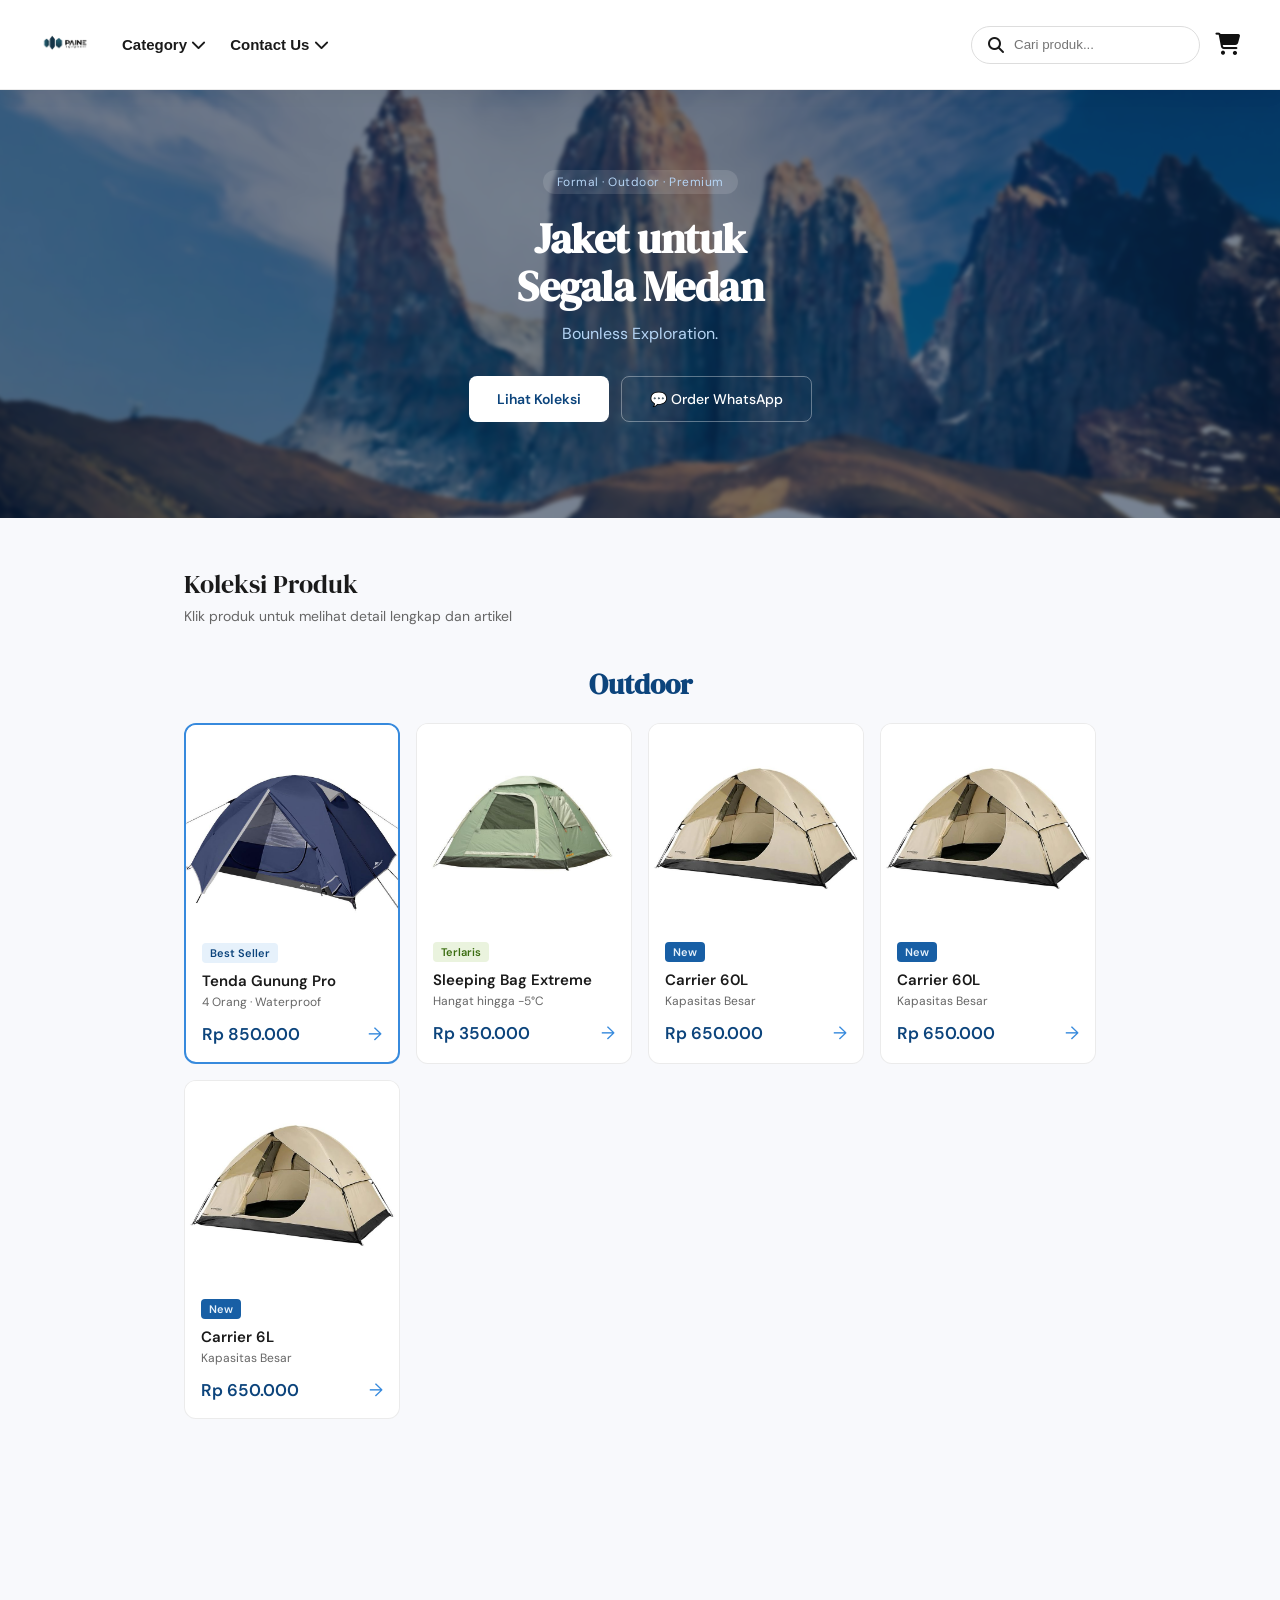
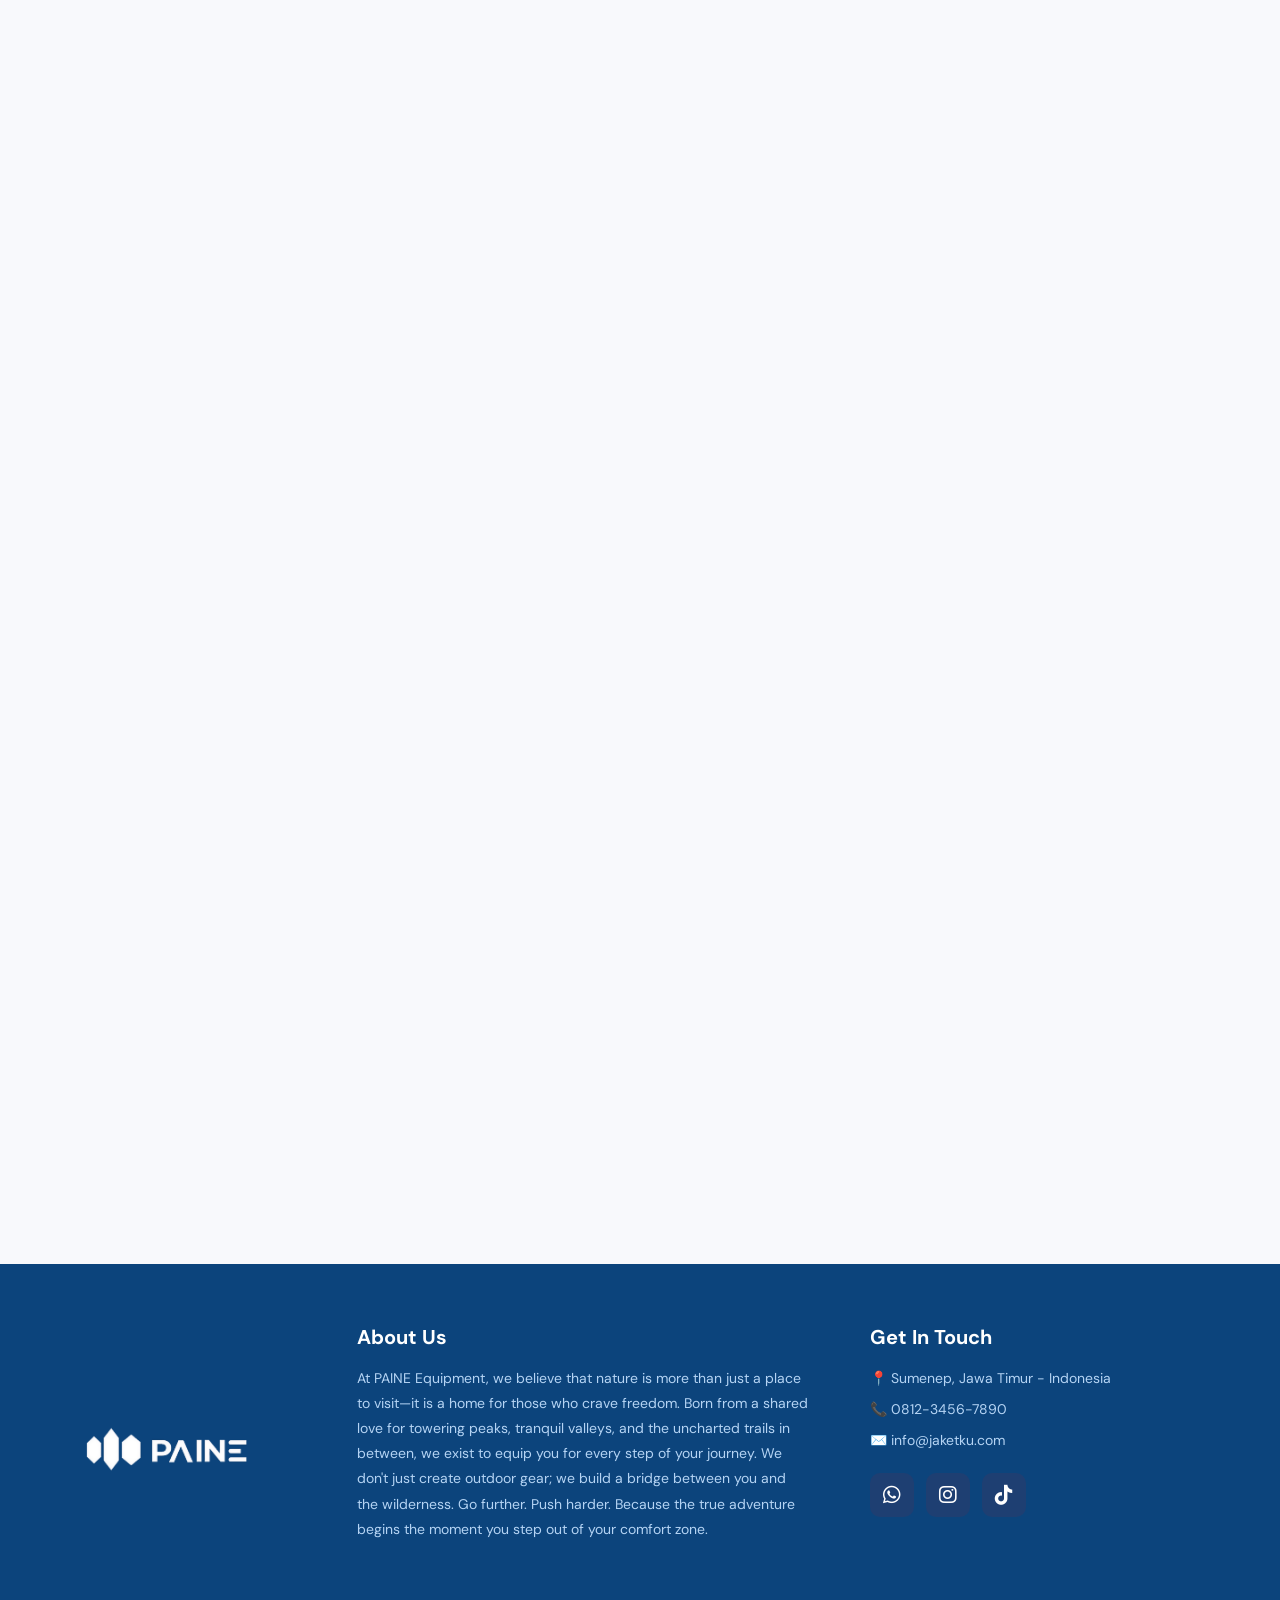
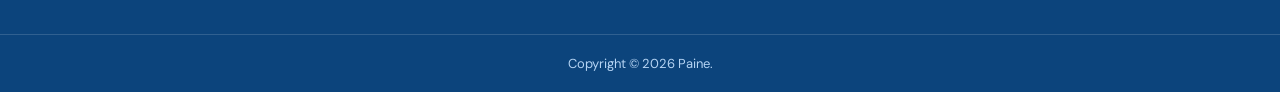
<file: index.html>
<!DOCTYPE html>
<html lang="id">

<head>
  <meta charset="UTF-8">
  <meta name="viewport" content="width=device-width, initial-scale=1.0">
  <title>JaketKu — Formal & Outdoor</title>
  <link href="https://fonts.googleapis.com/css2?family=DM+Sans:wght@400;500;600&family=DM+Serif+Display&display=swap" rel="stylesheet">
  <link rel="stylesheet" href="https://unpkg.com/aos@2.3.4/dist/aos.css">
  <link rel="stylesheet" href="../code/style.css">
  <link rel="stylesheet"
href="https://cdnjs.cloudflare.com/ajax/libs/font-awesome/6.5.1/css/all.min.css">
</head>

<body>

<nav>
  <!-- Logo -->
  <div class="nav-logo">
    <a href="../code/paine1.html">
      <img src="../pic/upscalemedia-transformed.png" alt="PAINE" class="logo-img">
    </a>
  </div>

  <!-- Menu Tengah -->
  <div class="nav-center">

    <!-- CATEGORY -->
    <div class="nav-dropdown-menu">
      <button class="nav-menu-btn">
        Category <i class="fa-solid fa-chevron-down"></i>
      </button>

      <div class="menu-content">
        <a href="#" onclick="filterCategory('Outdoor')">Outdoor</a>
        <a href="#" onclick="filterCategory('Equipment')">Equipment</a>
        <a href="#" onclick="filterCategory('all')">Semua Produk</a>
      </div>
    </div>

    <!-- CONTACT US -->
    <div class="nav-dropdown-menu">
      <button class="nav-menu-btn">
        Contact Us <i class="fa-solid fa-chevron-down"></i>
      </button>

      <div class="menu-content">
        <a href="https://wa.me/6281234567890" target="_blank">
          <i class="fa-brands fa-whatsapp"></i> WhatsApp
        </a>

        <a href="https://instagram.com/paine.equipment" target="_blank">
          <i class="fa-brands fa-instagram"></i> Instagram
        </a>

        <a href="https://tiktok.com/@paine.equipment" target="_blank">
          <i class="fa-brands fa-tiktok"></i> TikTok
        </a>
      </div>
    </div>

  </div>

  <!-- Kanan -->
  <div class="nav-icons">

    <div class="search-box">
      <i class="fa-solid fa-magnifying-glass"></i>
      <input
        type="text"
        id="searchInput"
        placeholder="Cari produk..."
        onkeyup="searchProduct()"
      >
    </div>

    <a href="#" class="icon-btn">
      <i class="fa-solid fa-cart-shopping"></i>
    </a>

  </div>
</nav>

  <!-- Overlay penutup dropdown -->
  <div class="nav-overlay" id="nav-overlay" onclick="closeMenu()"></div>

  <!-- HALAMAN UTAMA -->
  <div id="page-home" class="page active" data-aos="fade-up">

    <div class="hero">
      <div class="hero-badge">Formal · Outdoor · Premium</div>
      <h1>Jaket untuk<br>Segala Medan</h1>
      <p>Bounless Exploration.</p>
      <div class="hero-btns">
        <button class="btn-primary" onclick="document.getElementById('produk').scrollIntoView({behavior:'smooth'})">
          Lihat Koleksi
        </button>
        <a href="https://wa.me/6281234567890" target="_blank" class="btn-outline">
          💬 Order WhatsApp
        </a>
      </div>
    </div>

    <div class="section" id="produk" data-aos="fade-up">
      <div class="section-title">Koleksi Produk</div>
      <div class="section-sub">Klik produk untuk melihat detail lengkap dan artikel</div>
      <div id="prod-grid"></div>
    </div>

    <div class="section" style="padding-top:0;" data-aos="fade-up">
      <div class="section-title">Keunggulan Kami</div>
      <div class="section-sub">Alasan memilih jaket kami</div>
      <div class="features-grid">
        <div class="feature-item">
          <div class="feature-icon">💧</div>
          <div class="feature-title">Anti Air</div>
          <div class="feature-desc">Material waterproof tahan hujan deras hingga beberapa jam</div>
        </div>
        <div class="feature-item">
          <div class="feature-icon">💨</div>
          <div class="feature-title">Anti Angin</div>
          <div class="feature-desc">Lapisan windproof untuk perlindungan ekstra di luar ruangan</div>
        </div>
        <div class="feature-item">
          <div class="feature-icon">👕</div>
          <div class="feature-title">Nyaman Seharian</div>
          <div class="feature-desc">Bahan premium breathable, tidak gerah meski dipakai lama</div>
        </div>
        <div class="feature-item">
          <div class="feature-icon">🏅</div>
          <div class="feature-title">Garansi 6 Bulan</div>
          <div class="feature-desc">Garansi jahitan 6 bulan untuk setiap produk yang dibeli</div>
        </div>
      </div>
    </div>

    <div class="section" style="padding-top:0;" data-aos="fade-up">
      <div class="section-title">Testimoni Pelanggan</div>
      <div class="section-sub">Kata mereka tentang produk kami</div>
      <div class="testi-grid">
        <div class="testi-card">
          <div class="testi-stars">★★★★★</div>
          <div class="testi-text">"Kualitas jahitan rapi, bahan tebal tapi tidak panas. Cocok untuk hiking dan kerja."</div>
          <div class="testi-author">
            <div class="testi-avatar">AR</div>
            <div class="testi-name">Andi R. · Surabaya</div>
          </div>
        </div>
        <div class="testi-card">
          <div class="testi-stars">★★★★☆</div>
          <div class="testi-text">"Desainnya formal tapi tetap fleksibel. Saya pakai ke kantor dan traveling, oke banget!"</div>
          <div class="testi-author">
            <div class="testi-avatar">DS</div>
            <div class="testi-name">Dina S. · Jakarta</div>
          </div>
        </div>
        <div class="testi-card">
          <div class="testi-stars">★★★★★</div>
          <div class="testi-text">"Sudah order 2 kali. Pengiriman cepat, packaging aman, jaket persis seperti foto."</div>
          <div class="testi-author">
            <div class="testi-avatar">RH</div>
            <div class="testi-name">Riko H. · Bandung</div>
          </div>
        </div>
      </div>
    </div>

    <div class="section" style="padding-top:0;" data-aos="fade-up">
      <div class="cta-banner">
        <h3>Siap Order Sekarang?</h3>
        <p>Hubungi kami langsung via WhatsApp untuk konsultasi ukuran & warna</p>
        <a href="https://wa.me/6281234567890?text=Halo,%20saya%20mau%20tanya%20tentang%20jaket" target="_blank" class="btn-wa-big">
          💬 Chat WhatsApp Sekarang
        </a>
      </div>
    </div>
  </div>

  <!-- HALAMAN DETAIL -->
  <div id="page-detail" class="page" data-aos="fade-up">
    <div class="detail-wrap">
      <button class="back-btn" onclick="showHome()">← Kembali ke semua produk</button>
      <div id="detail-content"></div>
    </div>
  </div>

  <footer class="footer">
    <div class="footer-container">
      <div class="footer-col footer-brand">
        <img src="../pic/upscalemedia-transformed (1).png" alt="JaketKu" class="footer-logo">
      </div>
      <div class="footer-col">
        <h3>About Us</h3>
        <p class="about-text">At PAINE Equipment, we believe that nature is more than just a place to visit—it is a home for those who crave freedom. Born from a shared love for towering peaks, tranquil valleys, and the uncharted trails in between, we exist to equip you for every step of your journey. We don't just create outdoor gear; we build a bridge between you and the wilderness. Go further. Push harder. Because the true adventure begins the moment you step out of your comfort zone.</p>
      </div>
      <div class="footer-col">
        <h3>Get In Touch</h3>
        <p>📍 Sumenep, Jawa Timur - Indonesia</p>
        <p>📞 0812-3456-7890</p>
        <p>✉️ info@jaketku.com</p>
        <div class="social-icons">
          <a href="https://wa.me/6281234567890" target="_blank"><i class="fa-brands fa-whatsapp"></i></a>
          <a href="https://instagram.com/jaketku" target="_blank"><i class="fa-brands fa-instagram"></i></a>
          <a href="https://tiktok.com/@jaketku" target="_blank"><i class="fa-brands fa-tiktok"></i></a>
        </div>
      </div>
    </div>
    <div class="footer-bottom">Copyright © 2026 Paine.</div>
  </footer>

  <script src="https://unpkg.com/aos@2.3.4/dist/aos.js"></script>
  <script>
    AOS.init({ duration: 800, once: false, offset: 100, easing: 'ease-in-out' });
  </script>

  <script>
    // ── HAMBURGER MENU ────────────────────────────────
   let activeCategory = "all";

function filterCategory(category){

  activeCategory = category;

  const container = document.getElementById('prod-grid');
  container.innerHTML = '';

  categories.forEach(cat => {

    if(category !== 'all' && cat.nama !== category){
      return;
    }

    const section = document.createElement('div');

    section.innerHTML = `
      <h2 class="category-title">${cat.nama}</h2>
      <div class="prod-grid category-grid"></div>
    `;

    const grid = section.querySelector('.category-grid');

    cat.products.forEach(p => {

      const card = document.createElement('div');
      card.className = 'prod-card';

      card.innerHTML = `
        <div class="prod-card-img">
          <img src="${p.gambar}">
        </div>

        <div class="prod-card-body">
          <span class="badge ${p.badgeClass}">
            ${p.badge}
          </span>

          <div class="prod-name">${p.nama}</div>
          <div class="prod-sub">${p.tagline}</div>

          <div class="prod-footer">
            <span class="prod-price">${p.harga}</span>
          </div>
        </div>
      `;

      card.onclick = () => showDetail(p.id);

      grid.appendChild(card);
    });

    container.appendChild(section);
  });
}function searchProduct(){

  const keyword =
  document.getElementById("searchInput")
  .value.toLowerCase();

  // Aktifkan mode searching
  if(keyword !== ""){
    document.body.classList.add("searching");
  } else {
    document.body.classList.remove("searching");
  }

  document.querySelectorAll(".prod-card")
  .forEach(card => {

    const text =
    card.innerText.toLowerCase();

    card.style.display =
    text.includes(keyword)
    ? ""
    : "none";

  });

}

    // ── DATA PRODUK ───────────────────────────────────
    let lastScrollPosition = 0;

    const categories = [
      {
        nama: "Outdoor",
        products: [
          {
            id: 1,
            nama: "Tenda Gunung Pro",
            tagline: "4 Orang · Waterproof",
            badge: "Best Seller",
            badgeClass: "badge-blue",
            harga: "Rp 850.000",
            gambar: "../pic/contoh1.jpg",
            featured: true,
            spesifikasi: [
              { label: "Kapasitas",   val: "4 Orang" },
              { label: "Bahan",       val: "Nylon 210T + Polyester" },
              { label: "Waterproof",  val: "3.000mm water column" },
              { label: "Berat",       val: "±2.8 kg" },
              { label: "Ukuran",      val: "220 x 200 x 130 cm" },
              { label: "Garansi",     val: "6 bulan" },
            ],
            artikel: {
              judul: "Tenda Gunung Pro: teman setia di puncak manapun",
              isi: [
                "Tenda Gunung Pro dirancang untuk menghadapi kondisi ekstrem di ketinggian. Material nylon 210T yang ringan namun kuat mampu menahan angin kencang dan hujan deras sekaligus.",
                "Sistem waterproof 3.000mm memastikan bagian dalam tenda tetap kering sepanjang malam. Jahitan taped seam di seluruh sambungan mencegah kebocoran sekecil apapun.",
                "Dengan kapasitas 4 orang dan setup system yang mudah, tenda ini cocok untuk pendakian keluarga maupun tim. Dapat dipasang dalam waktu kurang dari 10 menit bahkan dalam kondisi gelap.",
              ]
            }
          },
          {
            id: 2,
            nama: "Sleeping Bag Extreme",
            tagline: "Hangat hingga -5°C",
            badge: "Terlaris",
            badgeClass: "badge-green",
            harga: "Rp 350.000",
            gambar: "../pic/con2.jpg",
            featured: false,
            spesifikasi: [
              { label: "Rating Suhu",  val: "Comfort -5°C / Extreme -10°C" },
              { label: "Bahan Luar",   val: "Polyester 190T" },
              { label: "Isian",        val: "Hollow Fiber 300gsm" },
              { label: "Berat",        val: "±1.2 kg" },
              { label: "Ukuran Lipat", val: "30 x 20 cm" },
              { label: "Garansi",      val: "6 bulan" },
            ],
            artikel: {
              judul: "Sleeping Bag Extreme: tidur nyaman di suhu beku",
              isi: [
                "Sleeping Bag Extreme hadir untuk memenuhi kebutuhan pendaki yang sering menghadapi suhu dingin ekstrem. Dengan rating comfort hingga -5°C, tidur di puncak gunung bukan lagi mimpi yang menyiksa.",
                "Isian hollow fiber 300gsm memberikan insulasi panas yang merata ke seluruh tubuh tanpa menambah berat berlebihan. Bahan luar polyester 190T tahan air ringan dan mudah dibersihkan.",
                "Desain mummy shape memaksimalkan retensi panas di area kepala dan bahu. Dilengkapi ritsleting dua arah yang bisa dibuka dari dalam untuk ventilasi saat cuaca tidak terlalu dingin.",
              ]
            }
          },
          {
            id: 3,
            nama: "Carrier 60L",
            tagline: "Kapasitas Besar",
            badge: "New",
            badgeClass: "badge-navy",
            harga: "Rp 650.000",
            gambar: "../pic/con3.jpg",
            featured: false,
            spesifikasi: [
              { label: "Kapasitas",    val: "60 Liter" },
              { label: "Bahan",        val: "Cordura 600D" },
              { label: "Waterproof",   val: "Rain cover included" },
              { label: "Berat",        val: "±1.5 kg" },
              { label: "Tinggi Ideal", val: "165 - 185 cm" },
              { label: "Garansi",      val: "6 bulan" },
            ],
            artikel: {
              judul: "Carrier 60L: bawa semua yang kamu butuhkan",
              isi: [
                "Carrier 60L adalah solusi sempurna untuk perjalanan panjang 3-5 hari. Volume 60 liter memberikan ruang yang cukup untuk semua perlengkapan camping tanpa harus meninggalkan barang penting.",
                "Material Cordura 600D yang terkenal dengan ketahanannya terhadap abrasi memastikan carrier ini tahan lama meski dipakai di medan berbatu. Dilengkapi rain cover untuk perlindungan dari hujan.",
                "Sistem suspensi ergonomis dengan back panel berjaring memaksimalkan sirkulasi udara di punggung, mengurangi keringat dan kelelahan saat membawa beban berat dalam jarak jauh.",
              ]
            }
          },
                    {
            id: 7,
            nama: "Carrier 60L",
            tagline: "Kapasitas Besar",
            badge: "New",
            badgeClass: "badge-navy",
            harga: "Rp 650.000",
            gambar: "../pic/con3.jpg",
            featured: false,
            spesifikasi: [
              { label: "Kapasitas",    val: "60 Liter" },
              { label: "Bahan",        val: "Cordura 600D" },
              { label: "Waterproof",   val: "Rain cover included" },
              { label: "Berat",        val: "±1.5 kg" },
              { label: "Tinggi Ideal", val: "165 - 185 cm" },
              { label: "Garansi",      val: "6 bulan" },
            ],
            artikel: {
              judul: "Carrier 60L: bawa semua yang kamu butuhkan",
              isi: [
                "Carrier 60L adalah solusi sempurna untuk perjalanan panjang 3-5 hari. Volume 60 liter memberikan ruang yang cukup untuk semua perlengkapan camping tanpa harus meninggalkan barang penting.",
                "Material Cordura 600D yang terkenal dengan ketahanannya terhadap abrasi memastikan carrier ini tahan lama meski dipakai di medan berbatu. Dilengkapi rain cover untuk perlindungan dari hujan.",
                "Sistem suspensi ergonomis dengan back panel berjaring memaksimalkan sirkulasi udara di punggung, mengurangi keringat dan kelelahan saat membawa beban berat dalam jarak jauh.",
              ]
            }
          },
           {
            id: 8,
            nama: "Carrier 6L",
            tagline: "Kapasitas Besar",
            badge: "New",
            badgeClass: "badge-navy",
            harga: "Rp 650.000",
            gambar: "../pic/con3.jpg",
            featured: false,
            spesifikasi: [
              { label: "Kapasitas",    val: "60 Liter" },
              { label: "Bahan",        val: "Cordura 600D" },
              { label: "Waterproof",   val: "Rain cover included" },
              { label: "Berat",        val: "±1.5 kg" },
              { label: "Tinggi Ideal", val: "165 - 185 cm" },
              { label: "Garansi",      val: "6 bulan" },
            ],
            artikel: {
              judul: "Carrier 60L: bawa semua yang kamu butuhkan",
              isi: [
                "Carrier 60L adalah solusi sempurna untuk perjalanan panjang 3-5 hari. Volume 60 liter memberikan ruang yang cukup untuk semua perlengkapan camping tanpa harus meninggalkan barang penting.",
                "Material Cordura 600D yang terkenal dengan ketahanannya terhadap abrasi memastikan carrier ini tahan lama meski dipakai di medan berbatu. Dilengkapi rain cover untuk perlindungan dari hujan.",
                "Sistem suspensi ergonomis dengan back panel berjaring memaksimalkan sirkulasi udara di punggung, mengurangi keringat dan kelelahan saat membawa beban berat dalam jarak jauh.",
              ]
            }
          }
        ]
      },
      
      {
        nama: "Equipment",
        products: [
          {
            id: 4,
            nama: "Kompor Portable",
            tagline: "Ringan & Praktis",
            badge: "Best Seller",
            badgeClass: "badge-blue",
            harga: "Rp 220.000",
            gambar: "../pic/jak1.jpg",
            featured: false,
            spesifikasi: [
              { label: "Bahan",        val: "Stainless Steel + Aluminium" },
              { label: "Berat",        val: "±85 gram" },
              { label: "Output BTU",   val: "10.000 BTU/hr" },
              { label: "Kompatibel",   val: "Kaleng gas standar 230g" },
              { label: "Ukuran Lipat", val: "7 x 7 cm" },
              { label: "Garansi",      val: "3 bulan" },
            ],
            artikel: {
              judul: "Kompor Portable: masak di mana saja, kapan saja",
              isi: [
                "Kompor Portable ini adalah pilihan terbaik bagi pendaki dan camper yang tidak mau berkompromi soal makanan hangat di alam bebas. Dengan berat hanya 85 gram, kompor ini nyaris tidak terasa di dalam carrier.",
                "Output 10.000 BTU/hr memastikan air mendidih dalam waktu singkat bahkan di ketinggian di mana tekanan udara lebih rendah. Konsumsi gas efisien untuk memasak hingga 10-12 kali dari satu kaleng 230g.",
                "Sistem lipat yang simpel memudahkan penyimpanan dan pemasangan. Kaki penopang yang lebar memberikan stabilitas ekstra saat memasak di permukaan tidak rata.",
              ]
            }
          },
          {
            id: 5,
            nama: "Headlamp Outdoor",
            tagline: "Rechargeable",
            badge: "Terlaris",
            badgeClass: "badge-green",
            harga: "Rp 120.000",
            gambar: "../pic/jak2.jpg",
            featured: false,
            spesifikasi: [
              { label: "Kecerahan",    val: "500 Lumen (max)" },
              { label: "Baterai",      val: "USB-C Rechargeable 2000mAh" },
              { label: "Mode",         val: "High / Medium / Low / Red / SOS" },
              { label: "Tahan Air",    val: "IPX4" },
              { label: "Berat",        val: "±90 gram" },
              { label: "Garansi",      val: "3 bulan" },
            ],
            artikel: {
              judul: "Headlamp Outdoor: terangi jalanmu di kegelapan",
              isi: [
                "Headlamp Outdoor dengan kecerahan 500 lumen ini memberikan penerangan yang cukup untuk navigasi malam di medan apapun. Mode SOS terintegrasi sangat berguna dalam situasi darurat.",
                "Baterai built-in 2000mAh yang diisi via USB-C memungkinkan pengisian ulang menggunakan power bank di perjalanan. Tidak perlu lagi repot membawa baterai AA cadangan.",
                "Rating IPX4 menjamin headlamp tetap berfungsi meski terkena percikan air atau gerimis. Sudut tilt 45° memudahkan penyesuaian arah cahaya sesuai kebutuhan aktivitas.",
              ]
            }
          },
          {
            id: 6,
            nama: "Trekking Pole",
            tagline: "Aluminium Alloy",
            badge: "New",
            badgeClass: "badge-navy",
            harga: "Rp 180.000",
            gambar: "../pic/jak3.jpg",
            featured: false,
            spesifikasi: [
              { label: "Bahan",        val: "Aluminium Alloy 7075" },
              { label: "Berat",        val: "±260 gram/pasang" },
              { label: "Panjang",      val: "65 - 135 cm (adjustable)" },
              { label: "Ujung",        val: "Carbide tip + basket" },
              { label: "Handle",       val: "EVA foam anti-slip" },
              { label: "Garansi",      val: "3 bulan" },
            ],
            artikel: {
              judul: "Trekking Pole: jaga keseimbangan di setiap langkah",
              isi: [
                "Trekking Pole berbahan aluminium alloy 7075 ini menawarkan kombinasi sempurna antara kekuatan dan bobot ringan. Dengan berat hanya 260 gram per pasang, beban di tangan terasa minimal sepanjang perjalanan.",
                "Sistem adjustable 65-135 cm memudahkan penyesuaian panjang sesuai tinggi badan dan kondisi medan. Kunci twist-lock yang kuat memastikan panjang tidak berubah saat digunakan di turunan curam.",
                "Handle EVA foam yang ergonomis menyerap keringat dan getaran untuk kenyamanan genggaman jangka panjang. Ujung carbide yang tajam memberikan grip yang baik di berbagai permukaan termasuk batu dan es.",
              ]
            }
          }
        ]
      }
    ];

    // ── RENDER GRID ───────────────────────────────────
    function renderGrid() {
      const container = document.getElementById('prod-grid');
      container.innerHTML = '';

      categories.forEach(category => {
        const section = document.createElement('div');
        section.innerHTML = `
          <h2 class="category-title" data-aos="fade-up">${category.nama}</h2>
          <div class="prod-grid category-grid" data-aos="fade-up"></div>
        `;
        const grid = section.querySelector('.category-grid');

        category.products.forEach(p => {
          const card = document.createElement('div');
          card.className = 'prod-card' + (p.featured ? ' featured' : '');
          card.innerHTML = `
            <div class="prod-card-img"><img src="${p.gambar}" alt="${p.nama}"></div>
            <div class="prod-card-body">
              <span class="badge ${p.badgeClass}">${p.badge}</span>
              <div class="prod-name">${p.nama}</div>
              <div class="prod-sub">${p.tagline}</div>
              <div class="prod-footer">
                <span class="prod-price">${p.harga}</span>
                <span class="prod-arrow">→</span>
              </div>
            </div>
          `;
          card.addEventListener('click', () => showDetail(p.id));
          grid.appendChild(card);
        });

        container.appendChild(section);
      });
    }

    // ── SHOW DETAIL ───────────────────────────────────
    function showDetail(id) {
      lastScrollPosition = window.scrollY;
      const p = categories.flatMap(c => c.products).find(x => x.id === id);
      if (!p) return;

      const specsHtml = p.spesifikasi.map(s => `
        <div class="spec-row">
          <span class="spec-label">${s.label}</span>
          <span class="spec-val">${s.val}</span>
        </div>
      `).join('');

      const parasHtml = p.artikel.isi.map(para => `<p class="artikel-para">${para}</p>`).join('');
      const waLink = `https://wa.me/6281234567890?text=Halo,%20saya%20mau%20order%20${encodeURIComponent(p.nama)}%20seharga%20${encodeURIComponent(p.harga)}`;

      document.getElementById('detail-content').innerHTML = `
        <div class="detail-img"><img src="${p.gambar}" alt="${p.nama}"></div>
        <div class="detail-header">
          <div>
            <span class="badge ${p.badgeClass}" style="margin-bottom:8px;display:inline-block;">${p.badge}</span>
            <div class="detail-name">${p.nama}</div>
            <div class="detail-tag">${p.tagline}</div>
          </div>
          <div class="detail-price">${p.harga}</div>
        </div>
        <div style="font-size:12px;font-weight:600;color:var(--text-muted);letter-spacing:0.5px;text-transform:uppercase;margin-bottom:10px;">Spesifikasi</div>
        <div class="spec-card">${specsHtml}</div>
        <div style="font-size:12px;font-weight:600;color:var(--text-muted);letter-spacing:0.5px;text-transform:uppercase;margin-bottom:10px;">Artikel Produk</div>
        <div class="artikel-card">
          <div class="artikel-title">${p.artikel.judul}</div>
          ${parasHtml}
        </div>
        <a href="${waLink}" target="_blank" class="btn-order">💬 Order ${p.nama} via WhatsApp</a>
      `;

      document.getElementById('page-home').classList.remove('active');
      document.getElementById('page-detail').classList.add('active');
      window.scrollTo({ top: 0, behavior: 'smooth' });
    }

    // ── SHOW HOME ─────────────────────────────────────
    function showHome() {
      document.getElementById('page-detail').classList.remove('active');
      document.getElementById('page-home').classList.add('active');
      setTimeout(() => { window.scrollTo(0, lastScrollPosition); }, 0);
    }

    renderGrid();

  </script>
</body>
</html>
</file>
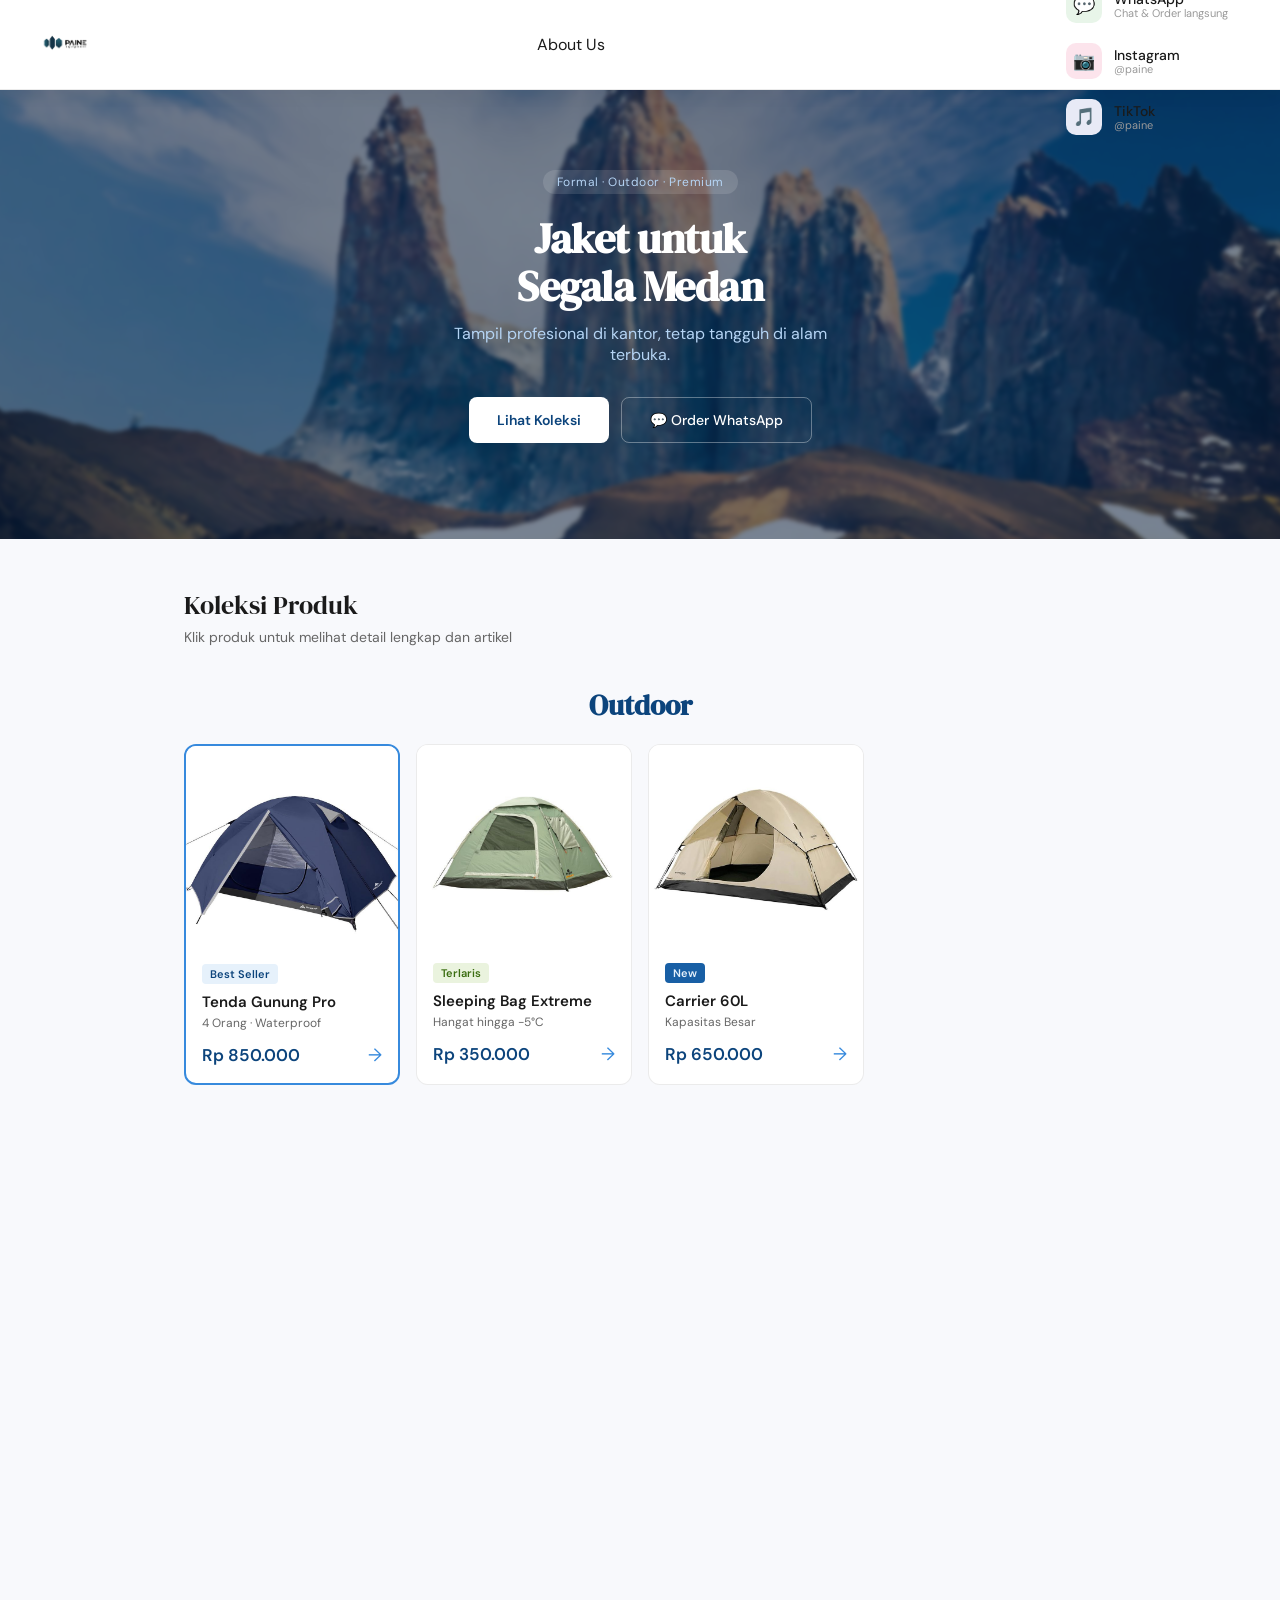
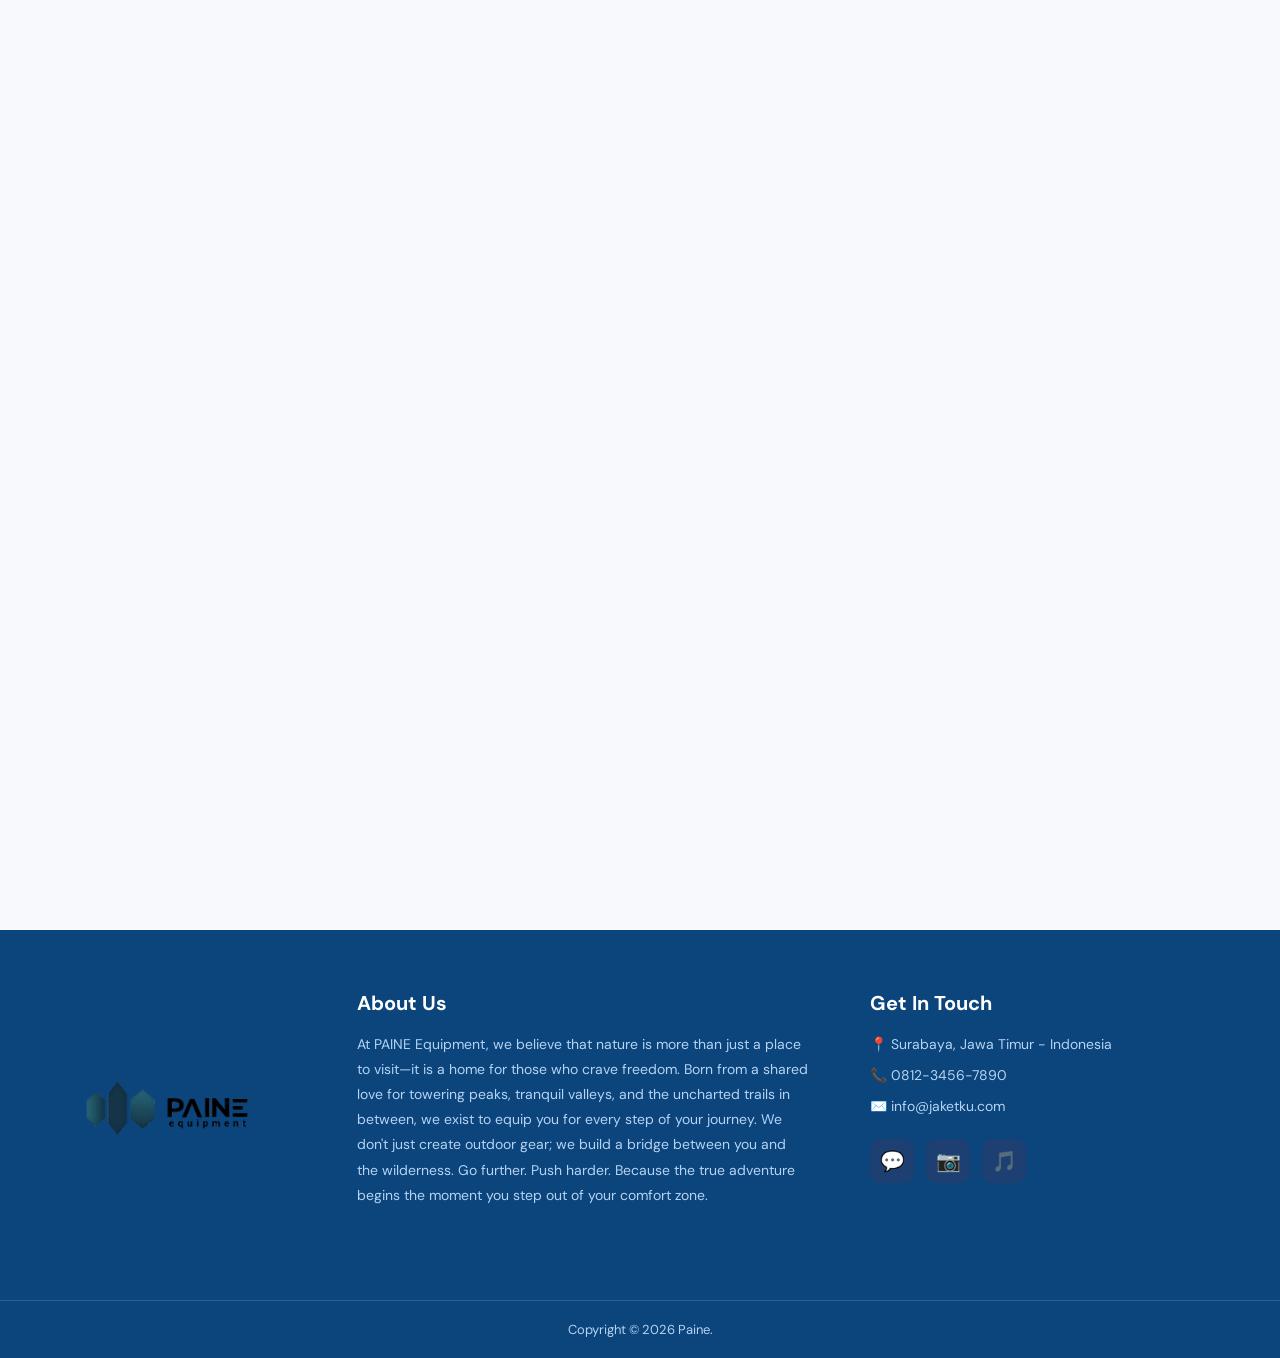
<file: code/index.html>
<!DOCTYPE html>
<html lang="id">

<head>
  <meta charset="UTF-8">
  <meta name="viewport" content="width=device-width, initial-scale=1.0">
  <title>JaketKu — Formal & Outdoor</title>
  <link href="https://fonts.googleapis.com/css2?family=DM+Sans:wght@400;500;600&family=DM+Serif+Display&display=swap" rel="stylesheet">
  <link rel="stylesheet" href="https://unpkg.com/aos@2.3.4/dist/aos.css">
  <link rel="stylesheet" href="style.css">
</head>

<body>

  <!-- NAVBAR -->
  <nav>
    <div class="nav-logo">
      <a href="paine.html">
        <img src="../pic/upscalemedia-transformed.png" alt="Logo JaketKu" class="logo-img">
      </a>
    </div>

    <!-- Kanan: label + hamburger -->
    <div class="nav-right" onclick="toggleMenu()">
      <span class="nav-label">About Us</span>
      <button class="hamburger" id="hamburger" aria-label="Menu">
        <span></span>
        <span></span>
        <span></span>
      </button>
    </div>

    <!-- Dropdown -->
    <div class="nav-dropdown" id="nav-dropdown">
      <div class="dropdown-title">Temukan Kami di</div>

      <!-- WhatsApp -->
      <a href="https://wa.me/6281234567890" target="_blank" class="dropdown-item">
        <div class="dropdown-icon icon-wa">💬</div>
        <div class="dropdown-info">
          <div>WhatsApp</div>
          <div class="dropdown-sub">Chat & Order langsung</div>
        </div>
      </a>

      <!-- Instagram -->
      <a href="https://www.instagram.com/paine.equipment?igsh=aXJscXl0Y3ZsbWc2&utm_source=qr" target="_blank" class="dropdown-item">
        <div class="dropdown-icon icon-ig">📷</div>
        <div class="dropdown-info">
          <div>Instagram</div>
          <div class="dropdown-sub">@paine</div>
        </div>
      </a>

      <!-- TikTok -->
      <a href="https://www.tiktok.com/@paine.equipment?_r=1&_t=ZS-96mQqL3iuCS" target="_blank" class="dropdown-item">
        <div class="dropdown-icon icon-tt">🎵</div>
        <div class="dropdown-info">
          <div>TikTok</div>
          <div class="dropdown-sub">@paine</div>
        </div>
      </a>
    </div>
  </nav>

  <!-- Overlay penutup dropdown -->
  <div class="nav-overlay" id="nav-overlay" onclick="closeMenu()"></div>

  <!-- HALAMAN UTAMA -->
  <div id="page-home" class="page active" data-aos="fade-up">

    <div class="hero">
      <div class="hero-badge">Formal · Outdoor · Premium</div>
      <h1>Jaket untuk<br>Segala Medan</h1>
      <p>Tampil profesional di kantor, tetap tangguh di alam terbuka.</p>
      <div class="hero-btns">
        <button class="btn-primary" onclick="document.getElementById('produk').scrollIntoView({behavior:'smooth'})">
          Lihat Koleksi
        </button>
        <a href="https://wa.me/6281234567890" target="_blank" class="btn-outline">
          💬 Order WhatsApp
        </a>
      </div>
    </div>

    <div class="section" id="produk" data-aos="fade-up">
      <div class="section-title">Koleksi Produk</div>
      <div class="section-sub">Klik produk untuk melihat detail lengkap dan artikel</div>
      <div id="prod-grid"></div>
    </div>

    <div class="section" style="padding-top:0;" data-aos="fade-up">
      <div class="section-title">Keunggulan Kami</div>
      <div class="section-sub">Alasan memilih jaket kami</div>
      <div class="features-grid">
        <div class="feature-item">
          <div class="feature-icon">💧</div>
          <div class="feature-title">Anti Air</div>
          <div class="feature-desc">Material waterproof tahan hujan deras hingga beberapa jam</div>
        </div>
        <div class="feature-item">
          <div class="feature-icon">💨</div>
          <div class="feature-title">Anti Angin</div>
          <div class="feature-desc">Lapisan windproof untuk perlindungan ekstra di luar ruangan</div>
        </div>
        <div class="feature-item">
          <div class="feature-icon">👕</div>
          <div class="feature-title">Nyaman Seharian</div>
          <div class="feature-desc">Bahan premium breathable, tidak gerah meski dipakai lama</div>
        </div>
        <div class="feature-item">
          <div class="feature-icon">🏅</div>
          <div class="feature-title">Garansi 6 Bulan</div>
          <div class="feature-desc">Garansi jahitan 6 bulan untuk setiap produk yang dibeli</div>
        </div>
      </div>
    </div>

    <div class="section" style="padding-top:0;" data-aos="fade-up">
      <div class="section-title">Testimoni Pelanggan</div>
      <div class="section-sub">Kata mereka tentang produk kami</div>
      <div class="testi-grid">
        <div class="testi-card">
          <div class="testi-stars">★★★★★</div>
          <div class="testi-text">"Kualitas jahitan rapi, bahan tebal tapi tidak panas. Cocok untuk hiking dan kerja."</div>
          <div class="testi-author">
            <div class="testi-avatar">AR</div>
            <div class="testi-name">Andi R. · Surabaya</div>
          </div>
        </div>
        <div class="testi-card">
          <div class="testi-stars">★★★★☆</div>
          <div class="testi-text">"Desainnya formal tapi tetap fleksibel. Saya pakai ke kantor dan traveling, oke banget!"</div>
          <div class="testi-author">
            <div class="testi-avatar">DS</div>
            <div class="testi-name">Dina S. · Jakarta</div>
          </div>
        </div>
        <div class="testi-card">
          <div class="testi-stars">★★★★★</div>
          <div class="testi-text">"Sudah order 2 kali. Pengiriman cepat, packaging aman, jaket persis seperti foto."</div>
          <div class="testi-author">
            <div class="testi-avatar">RH</div>
            <div class="testi-name">Riko H. · Bandung</div>
          </div>
        </div>
      </div>
    </div>

    <div class="section" style="padding-top:0;" data-aos="fade-up">
      <div class="cta-banner">
        <h3>Siap Order Sekarang?</h3>
        <p>Hubungi kami langsung via WhatsApp untuk konsultasi ukuran & warna</p>
        <a href="https://wa.me/6281234567890?text=Halo,%20saya%20mau%20tanya%20tentang%20jaket" target="_blank" class="btn-wa-big">
          💬 Chat WhatsApp Sekarang
        </a>
      </div>
    </div>
  </div>

  <!-- HALAMAN DETAIL -->
  <div id="page-detail" class="page" data-aos="fade-up">
    <div class="detail-wrap">
      <button class="back-btn" onclick="showHome()">← Kembali ke semua produk</button>
      <div id="detail-content"></div>
    </div>
  </div>

  <footer class="footer">
    <div class="footer-container">
      <div class="footer-col footer-brand">
        <img src="../pic/upscalemedia-transformed.png" alt="JaketKu" class="footer-logo">
      </div>
      <div class="footer-col">
        <h3>About Us</h3>
        <p>At PAINE Equipment, we believe that nature is more than just a place to visit—it is a home for those who crave freedom. Born from a shared love for towering peaks, tranquil valleys, and the uncharted trails in between, we exist to equip you for every step of your journey. We don't just create outdoor gear; we build a bridge between you and the wilderness. Go further. Push harder. Because the true adventure begins the moment you step out of your comfort zone.</p>
      </div>
      <div class="footer-col">
        <h3>Get In Touch</h3>
        <p>📍 Surabaya, Jawa Timur - Indonesia</p>
        <p>📞 0812-3456-7890</p>
        <p>✉️ info@jaketku.com</p>
        <div class="social-icons">
          <a href="https://wa.me/6281234567890" target="_blank">💬</a>
          <a href="https://instagram.com/jaketku" target="_blank">📷</a>
          <a href="https://tiktok.com/@jaketku" target="_blank">🎵</a>
        </div>
      </div>
    </div>
    <div class="footer-bottom">Copyright © 2026 Paine.</div>
  </footer>

  <script src="https://unpkg.com/aos@2.3.4/dist/aos.js"></script>
  <script>
    AOS.init({ duration: 800, once: false, offset: 100, easing: 'ease-in-out' });
  </script>

  <script>
    // ── HAMBURGER MENU ────────────────────────────────
    function toggleMenu() {
      const btn      = document.getElementById('hamburger');
      const dropdown = document.getElementById('nav-dropdown');
      const overlay  = document.getElementById('nav-overlay');
      const isOpen   = dropdown.classList.contains('open');
      if (isOpen) {
        closeMenu();
      } else {
        btn.classList.add('open');
        dropdown.classList.add('open');
        overlay.classList.add('open');
      }
    }

    function closeMenu() {
      document.getElementById('hamburger').classList.remove('open');
      document.getElementById('nav-dropdown').classList.remove('open');
      document.getElementById('nav-overlay').classList.remove('open');
    }

    // Tutup menu saat klik link di dalamnya
    document.querySelectorAll('.dropdown-item').forEach(item => {
      item.addEventListener('click', closeMenu);
    });

    // ── DATA PRODUK ───────────────────────────────────
    let lastScrollPosition = 0;

    const categories = [
      {
        nama: "Outdoor",
        products: [
          {
            id: 1,
            nama: "Tenda Gunung Pro",
            tagline: "4 Orang · Waterproof",
            badge: "Best Seller",
            badgeClass: "badge-blue",
            harga: "Rp 850.000",
            gambar: "../pic/contoh1.jpg",
            featured: true,
            spesifikasi: [
              { label: "Kapasitas",   val: "4 Orang" },
              { label: "Bahan",       val: "Nylon 210T + Polyester" },
              { label: "Waterproof",  val: "3.000mm water column" },
              { label: "Berat",       val: "±2.8 kg" },
              { label: "Ukuran",      val: "220 x 200 x 130 cm" },
              { label: "Garansi",     val: "6 bulan" },
            ],
            artikel: {
              judul: "Tenda Gunung Pro: teman setia di puncak manapun",
              isi: [
                "Tenda Gunung Pro dirancang untuk menghadapi kondisi ekstrem di ketinggian. Material nylon 210T yang ringan namun kuat mampu menahan angin kencang dan hujan deras sekaligus.",
                "Sistem waterproof 3.000mm memastikan bagian dalam tenda tetap kering sepanjang malam. Jahitan taped seam di seluruh sambungan mencegah kebocoran sekecil apapun.",
                "Dengan kapasitas 4 orang dan setup system yang mudah, tenda ini cocok untuk pendakian keluarga maupun tim. Dapat dipasang dalam waktu kurang dari 10 menit bahkan dalam kondisi gelap.",
              ]
            }
          },
          {
            id: 2,
            nama: "Sleeping Bag Extreme",
            tagline: "Hangat hingga -5°C",
            badge: "Terlaris",
            badgeClass: "badge-green",
            harga: "Rp 350.000",
            gambar: "../pic/con2.jpg",
            featured: false,
            spesifikasi: [
              { label: "Rating Suhu",  val: "Comfort -5°C / Extreme -10°C" },
              { label: "Bahan Luar",   val: "Polyester 190T" },
              { label: "Isian",        val: "Hollow Fiber 300gsm" },
              { label: "Berat",        val: "±1.2 kg" },
              { label: "Ukuran Lipat", val: "30 x 20 cm" },
              { label: "Garansi",      val: "6 bulan" },
            ],
            artikel: {
              judul: "Sleeping Bag Extreme: tidur nyaman di suhu beku",
              isi: [
                "Sleeping Bag Extreme hadir untuk memenuhi kebutuhan pendaki yang sering menghadapi suhu dingin ekstrem. Dengan rating comfort hingga -5°C, tidur di puncak gunung bukan lagi mimpi yang menyiksa.",
                "Isian hollow fiber 300gsm memberikan insulasi panas yang merata ke seluruh tubuh tanpa menambah berat berlebihan. Bahan luar polyester 190T tahan air ringan dan mudah dibersihkan.",
                "Desain mummy shape memaksimalkan retensi panas di area kepala dan bahu. Dilengkapi ritsleting dua arah yang bisa dibuka dari dalam untuk ventilasi saat cuaca tidak terlalu dingin.",
              ]
            }
          },
          {
            id: 3,
            nama: "Carrier 60L",
            tagline: "Kapasitas Besar",
            badge: "New",
            badgeClass: "badge-navy",
            harga: "Rp 650.000",
            gambar: "../pic/con3.jpg",
            featured: false,
            spesifikasi: [
              { label: "Kapasitas",    val: "60 Liter" },
              { label: "Bahan",        val: "Cordura 600D" },
              { label: "Waterproof",   val: "Rain cover included" },
              { label: "Berat",        val: "±1.5 kg" },
              { label: "Tinggi Ideal", val: "165 - 185 cm" },
              { label: "Garansi",      val: "6 bulan" },
            ],
            artikel: {
              judul: "Carrier 60L: bawa semua yang kamu butuhkan",
              isi: [
                "Carrier 60L adalah solusi sempurna untuk perjalanan panjang 3-5 hari. Volume 60 liter memberikan ruang yang cukup untuk semua perlengkapan camping tanpa harus meninggalkan barang penting.",
                "Material Cordura 600D yang terkenal dengan ketahanannya terhadap abrasi memastikan carrier ini tahan lama meski dipakai di medan berbatu. Dilengkapi rain cover untuk perlindungan dari hujan.",
                "Sistem suspensi ergonomis dengan back panel berjaring memaksimalkan sirkulasi udara di punggung, mengurangi keringat dan kelelahan saat membawa beban berat dalam jarak jauh.",
              ]
            }
          }
        ]
      },
      {
        nama: "Equipment",
        products: [
          {
            id: 4,
            nama: "Kompor Portable",
            tagline: "Ringan & Praktis",
            badge: "Best Seller",
            badgeClass: "badge-blue",
            harga: "Rp 220.000",
            gambar: "../pic/jak1.jpg",
            featured: false,
            spesifikasi: [
              { label: "Bahan",        val: "Stainless Steel + Aluminium" },
              { label: "Berat",        val: "±85 gram" },
              { label: "Output BTU",   val: "10.000 BTU/hr" },
              { label: "Kompatibel",   val: "Kaleng gas standar 230g" },
              { label: "Ukuran Lipat", val: "7 x 7 cm" },
              { label: "Garansi",      val: "3 bulan" },
            ],
            artikel: {
              judul: "Kompor Portable: masak di mana saja, kapan saja",
              isi: [
                "Kompor Portable ini adalah pilihan terbaik bagi pendaki dan camper yang tidak mau berkompromi soal makanan hangat di alam bebas. Dengan berat hanya 85 gram, kompor ini nyaris tidak terasa di dalam carrier.",
                "Output 10.000 BTU/hr memastikan air mendidih dalam waktu singkat bahkan di ketinggian di mana tekanan udara lebih rendah. Konsumsi gas efisien untuk memasak hingga 10-12 kali dari satu kaleng 230g.",
                "Sistem lipat yang simpel memudahkan penyimpanan dan pemasangan. Kaki penopang yang lebar memberikan stabilitas ekstra saat memasak di permukaan tidak rata.",
              ]
            }
          },
          {
            id: 5,
            nama: "Headlamp Outdoor",
            tagline: "Rechargeable",
            badge: "Terlaris",
            badgeClass: "badge-green",
            harga: "Rp 120.000",
            gambar: "../pic/jak2.jpg",
            featured: false,
            spesifikasi: [
              { label: "Kecerahan",    val: "500 Lumen (max)" },
              { label: "Baterai",      val: "USB-C Rechargeable 2000mAh" },
              { label: "Mode",         val: "High / Medium / Low / Red / SOS" },
              { label: "Tahan Air",    val: "IPX4" },
              { label: "Berat",        val: "±90 gram" },
              { label: "Garansi",      val: "3 bulan" },
            ],
            artikel: {
              judul: "Headlamp Outdoor: terangi jalanmu di kegelapan",
              isi: [
                "Headlamp Outdoor dengan kecerahan 500 lumen ini memberikan penerangan yang cukup untuk navigasi malam di medan apapun. Mode SOS terintegrasi sangat berguna dalam situasi darurat.",
                "Baterai built-in 2000mAh yang diisi via USB-C memungkinkan pengisian ulang menggunakan power bank di perjalanan. Tidak perlu lagi repot membawa baterai AA cadangan.",
                "Rating IPX4 menjamin headlamp tetap berfungsi meski terkena percikan air atau gerimis. Sudut tilt 45° memudahkan penyesuaian arah cahaya sesuai kebutuhan aktivitas.",
              ]
            }
          },
          {
            id: 6,
            nama: "Trekking Pole",
            tagline: "Aluminium Alloy",
            badge: "New",
            badgeClass: "badge-navy",
            harga: "Rp 180.000",
            gambar: "../pic/jak3.jpg",
            featured: false,
            spesifikasi: [
              { label: "Bahan",        val: "Aluminium Alloy 7075" },
              { label: "Berat",        val: "±260 gram/pasang" },
              { label: "Panjang",      val: "65 - 135 cm (adjustable)" },
              { label: "Ujung",        val: "Carbide tip + basket" },
              { label: "Handle",       val: "EVA foam anti-slip" },
              { label: "Garansi",      val: "3 bulan" },
            ],
            artikel: {
              judul: "Trekking Pole: jaga keseimbangan di setiap langkah",
              isi: [
                "Trekking Pole berbahan aluminium alloy 7075 ini menawarkan kombinasi sempurna antara kekuatan dan bobot ringan. Dengan berat hanya 260 gram per pasang, beban di tangan terasa minimal sepanjang perjalanan.",
                "Sistem adjustable 65-135 cm memudahkan penyesuaian panjang sesuai tinggi badan dan kondisi medan. Kunci twist-lock yang kuat memastikan panjang tidak berubah saat digunakan di turunan curam.",
                "Handle EVA foam yang ergonomis menyerap keringat dan getaran untuk kenyamanan genggaman jangka panjang. Ujung carbide yang tajam memberikan grip yang baik di berbagai permukaan termasuk batu dan es.",
              ]
            }
          }
        ]
      }
    ];

    // ── RENDER GRID ───────────────────────────────────
    function renderGrid() {
      const container = document.getElementById('prod-grid');
      container.innerHTML = '';

      categories.forEach(category => {
        const section = document.createElement('div');
        section.innerHTML = `
          <h2 class="category-title" data-aos="fade-up">${category.nama}</h2>
          <div class="prod-grid category-grid" data-aos="fade-up"></div>
        `;
        const grid = section.querySelector('.category-grid');

        category.products.forEach(p => {
          const card = document.createElement('div');
          card.className = 'prod-card' + (p.featured ? ' featured' : '');
          card.innerHTML = `
            <div class="prod-card-img"><img src="${p.gambar}" alt="${p.nama}"></div>
            <div class="prod-card-body">
              <span class="badge ${p.badgeClass}">${p.badge}</span>
              <div class="prod-name">${p.nama}</div>
              <div class="prod-sub">${p.tagline}</div>
              <div class="prod-footer">
                <span class="prod-price">${p.harga}</span>
                <span class="prod-arrow">→</span>
              </div>
            </div>
          `;
          card.addEventListener('click', () => showDetail(p.id));
          grid.appendChild(card);
        });

        container.appendChild(section);
      });
    }

    // ── SHOW DETAIL ───────────────────────────────────
    function showDetail(id) {
      lastScrollPosition = window.scrollY;
      const p = categories.flatMap(c => c.products).find(x => x.id === id);
      if (!p) return;

      const specsHtml = p.spesifikasi.map(s => `
        <div class="spec-row">
          <span class="spec-label">${s.label}</span>
          <span class="spec-val">${s.val}</span>
        </div>
      `).join('');

      const parasHtml = p.artikel.isi.map(para => `<p class="artikel-para">${para}</p>`).join('');
      const waLink = `https://wa.me/6281234567890?text=Halo,%20saya%20mau%20order%20${encodeURIComponent(p.nama)}%20seharga%20${encodeURIComponent(p.harga)}`;

      document.getElementById('detail-content').innerHTML = `
        <div class="detail-img"><img src="${p.gambar}" alt="${p.nama}"></div>
        <div class="detail-header">
          <div>
            <span class="badge ${p.badgeClass}" style="margin-bottom:8px;display:inline-block;">${p.badge}</span>
            <div class="detail-name">${p.nama}</div>
            <div class="detail-tag">${p.tagline}</div>
          </div>
          <div class="detail-price">${p.harga}</div>
        </div>
        <div style="font-size:12px;font-weight:600;color:var(--text-muted);letter-spacing:0.5px;text-transform:uppercase;margin-bottom:10px;">Spesifikasi</div>
        <div class="spec-card">${specsHtml}</div>
        <div style="font-size:12px;font-weight:600;color:var(--text-muted);letter-spacing:0.5px;text-transform:uppercase;margin-bottom:10px;">Artikel Produk</div>
        <div class="artikel-card">
          <div class="artikel-title">${p.artikel.judul}</div>
          ${parasHtml}
        </div>
        <a href="${waLink}" target="_blank" class="btn-order">💬 Order ${p.nama} via WhatsApp</a>
      `;

      document.getElementById('page-home').classList.remove('active');
      document.getElementById('page-detail').classList.add('active');
      window.scrollTo({ top: 0, behavior: 'smooth' });
    }

    // ── SHOW HOME ─────────────────────────────────────
    function showHome() {
      document.getElementById('page-detail').classList.remove('active');
      document.getElementById('page-home').classList.add('active');
      setTimeout(() => { window.scrollTo(0, lastScrollPosition); }, 0);
    }

    renderGrid();
  </script>
</body>
</html>
</file>
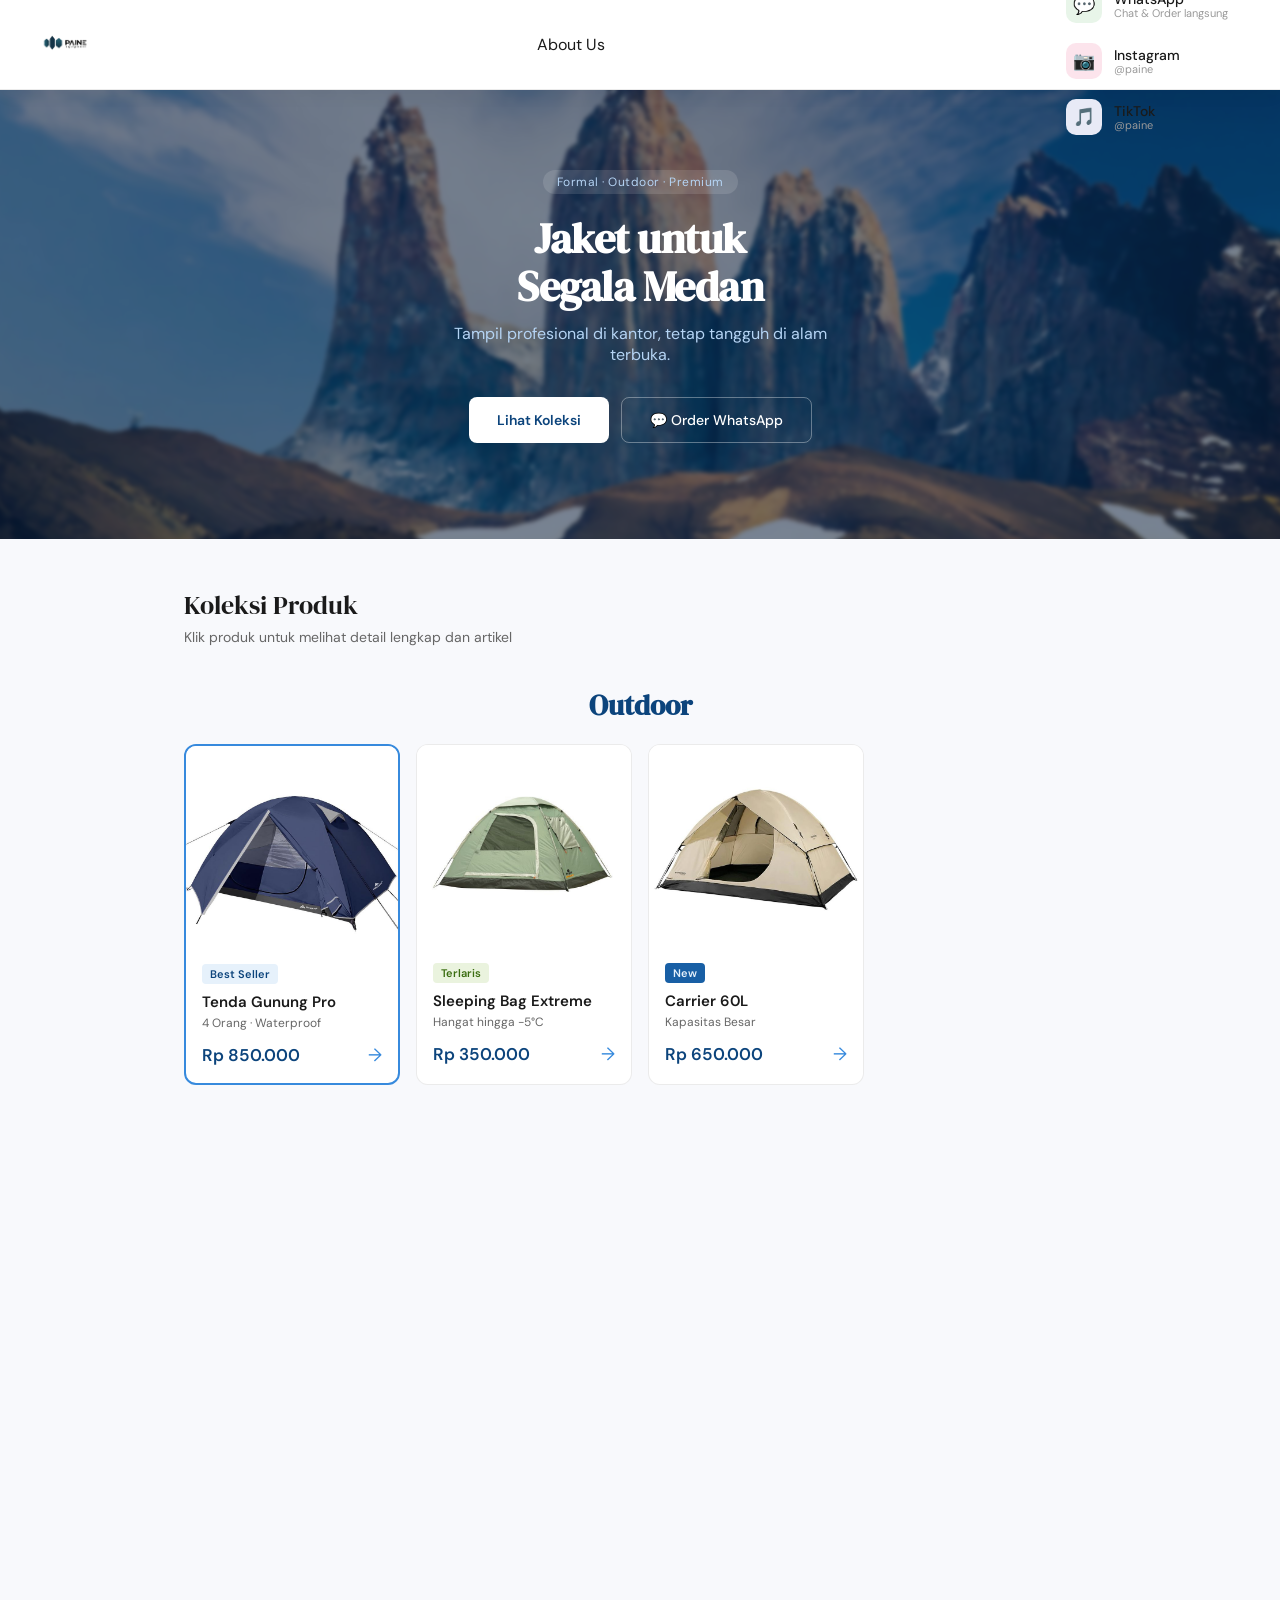
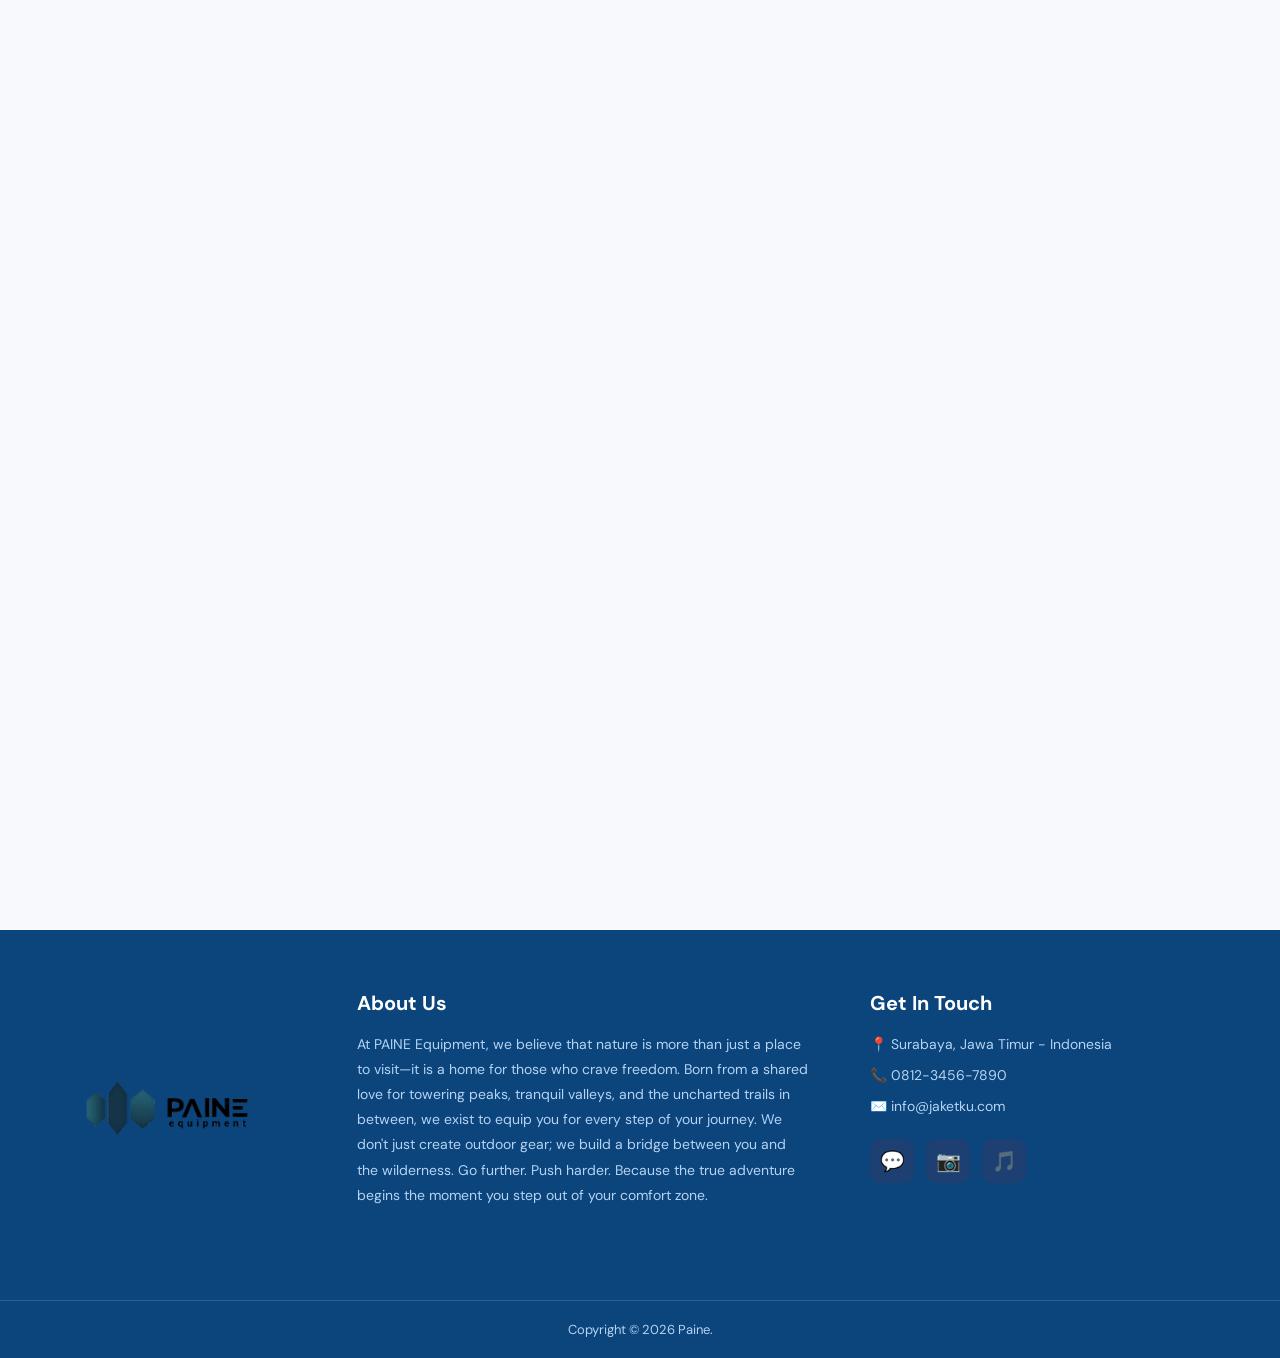
<file: paine1.html>
<!DOCTYPE html>
<html lang="id">

<head>
  <meta charset="UTF-8">
  <meta name="viewport" content="width=device-width, initial-scale=1.0">
  <title>JaketKu — Formal & Outdoor</title>
  <link href="https://fonts.googleapis.com/css2?family=DM+Sans:wght@400;500;600&family=DM+Serif+Display&display=swap" rel="stylesheet">
  <link rel="stylesheet" href="https://unpkg.com/aos@2.3.4/dist/aos.css">
  <link rel="stylesheet" href="../code/style.css">
</head>

<body>

  <!-- NAVBAR -->
  <nav>
    <div class="nav-logo">
      <a href="paine.html">
        <img src="../pic/upscalemedia-transformed.png" alt="Logo JaketKu" class="logo-img">
      </a>
    </div>

    <!-- Kanan: label + hamburger -->
    <div class="nav-right" onclick="toggleMenu()">
      <span class="nav-label">About Us</span>
      <button class="hamburger" id="hamburger" aria-label="Menu">
        <span></span>
        <span></span>
        <span></span>
      </button>
    </div>

    <!-- Dropdown -->
    <div class="nav-dropdown" id="nav-dropdown">
      <div class="dropdown-title">Temukan Kami di</div>

      <!-- WhatsApp -->
      <a href="https://wa.me/6281234567890" target="_blank" class="dropdown-item">
        <div class="dropdown-icon icon-wa">💬</div>
        <div class="dropdown-info">
          <div>WhatsApp</div>
          <div class="dropdown-sub">Chat & Order langsung</div>
        </div>
      </a>

      <!-- Instagram -->
      <a href="https://www.instagram.com/paine.equipment?igsh=aXJscXl0Y3ZsbWc2&utm_source=qr" target="_blank" class="dropdown-item">
        <div class="dropdown-icon icon-ig">📷</div>
        <div class="dropdown-info">
          <div>Instagram</div>
          <div class="dropdown-sub">@paine</div>
        </div>
      </a>

      <!-- TikTok -->
      <a href="https://www.tiktok.com/@paine.equipment?_r=1&_t=ZS-96mQqL3iuCS" target="_blank" class="dropdown-item">
        <div class="dropdown-icon icon-tt">🎵</div>
        <div class="dropdown-info">
          <div>TikTok</div>
          <div class="dropdown-sub">@paine</div>
        </div>
      </a>
    </div>
  </nav>

  <!-- Overlay penutup dropdown -->
  <div class="nav-overlay" id="nav-overlay" onclick="closeMenu()"></div>

  <!-- HALAMAN UTAMA -->
  <div id="page-home" class="page active" data-aos="fade-up">

    <div class="hero">
      <div class="hero-badge">Formal · Outdoor · Premium</div>
      <h1>Jaket untuk<br>Segala Medan</h1>
      <p>Tampil profesional di kantor, tetap tangguh di alam terbuka.</p>
      <div class="hero-btns">
        <button class="btn-primary" onclick="document.getElementById('produk').scrollIntoView({behavior:'smooth'})">
          Lihat Koleksi
        </button>
        <a href="https://wa.me/6281234567890" target="_blank" class="btn-outline">
          💬 Order WhatsApp
        </a>
      </div>
    </div>

    <div class="section" id="produk" data-aos="fade-up">
      <div class="section-title">Koleksi Produk</div>
      <div class="section-sub">Klik produk untuk melihat detail lengkap dan artikel</div>
      <div id="prod-grid"></div>
    </div>

    <div class="section" style="padding-top:0;" data-aos="fade-up">
      <div class="section-title">Keunggulan Kami</div>
      <div class="section-sub">Alasan memilih jaket kami</div>
      <div class="features-grid">
        <div class="feature-item">
          <div class="feature-icon">💧</div>
          <div class="feature-title">Anti Air</div>
          <div class="feature-desc">Material waterproof tahan hujan deras hingga beberapa jam</div>
        </div>
        <div class="feature-item">
          <div class="feature-icon">💨</div>
          <div class="feature-title">Anti Angin</div>
          <div class="feature-desc">Lapisan windproof untuk perlindungan ekstra di luar ruangan</div>
        </div>
        <div class="feature-item">
          <div class="feature-icon">👕</div>
          <div class="feature-title">Nyaman Seharian</div>
          <div class="feature-desc">Bahan premium breathable, tidak gerah meski dipakai lama</div>
        </div>
        <div class="feature-item">
          <div class="feature-icon">🏅</div>
          <div class="feature-title">Garansi 6 Bulan</div>
          <div class="feature-desc">Garansi jahitan 6 bulan untuk setiap produk yang dibeli</div>
        </div>
      </div>
    </div>

    <div class="section" style="padding-top:0;" data-aos="fade-up">
      <div class="section-title">Testimoni Pelanggan</div>
      <div class="section-sub">Kata mereka tentang produk kami</div>
      <div class="testi-grid">
        <div class="testi-card">
          <div class="testi-stars">★★★★★</div>
          <div class="testi-text">"Kualitas jahitan rapi, bahan tebal tapi tidak panas. Cocok untuk hiking dan kerja."</div>
          <div class="testi-author">
            <div class="testi-avatar">AR</div>
            <div class="testi-name">Andi R. · Surabaya</div>
          </div>
        </div>
        <div class="testi-card">
          <div class="testi-stars">★★★★☆</div>
          <div class="testi-text">"Desainnya formal tapi tetap fleksibel. Saya pakai ke kantor dan traveling, oke banget!"</div>
          <div class="testi-author">
            <div class="testi-avatar">DS</div>
            <div class="testi-name">Dina S. · Jakarta</div>
          </div>
        </div>
        <div class="testi-card">
          <div class="testi-stars">★★★★★</div>
          <div class="testi-text">"Sudah order 2 kali. Pengiriman cepat, packaging aman, jaket persis seperti foto."</div>
          <div class="testi-author">
            <div class="testi-avatar">RH</div>
            <div class="testi-name">Riko H. · Bandung</div>
          </div>
        </div>
      </div>
    </div>

    <div class="section" style="padding-top:0;" data-aos="fade-up">
      <div class="cta-banner">
        <h3>Siap Order Sekarang?</h3>
        <p>Hubungi kami langsung via WhatsApp untuk konsultasi ukuran & warna</p>
        <a href="https://wa.me/6281234567890?text=Halo,%20saya%20mau%20tanya%20tentang%20jaket" target="_blank" class="btn-wa-big">
          💬 Chat WhatsApp Sekarang
        </a>
      </div>
    </div>
  </div>

  <!-- HALAMAN DETAIL -->
  <div id="page-detail" class="page" data-aos="fade-up">
    <div class="detail-wrap">
      <button class="back-btn" onclick="showHome()">← Kembali ke semua produk</button>
      <div id="detail-content"></div>
    </div>
  </div>

  <footer class="footer">
    <div class="footer-container">
      <div class="footer-col footer-brand">
        <img src="../pic/upscalemedia-transformed.png" alt="JaketKu" class="footer-logo">
      </div>
      <div class="footer-col">
        <h3>About Us</h3>
        <p>At PAINE Equipment, we believe that nature is more than just a place to visit—it is a home for those who crave freedom. Born from a shared love for towering peaks, tranquil valleys, and the uncharted trails in between, we exist to equip you for every step of your journey. We don't just create outdoor gear; we build a bridge between you and the wilderness. Go further. Push harder. Because the true adventure begins the moment you step out of your comfort zone.</p>
      </div>
      <div class="footer-col">
        <h3>Get In Touch</h3>
        <p>📍 Surabaya, Jawa Timur - Indonesia</p>
        <p>📞 0812-3456-7890</p>
        <p>✉️ info@jaketku.com</p>
        <div class="social-icons">
          <a href="https://wa.me/6281234567890" target="_blank">💬</a>
          <a href="https://instagram.com/jaketku" target="_blank">📷</a>
          <a href="https://tiktok.com/@jaketku" target="_blank">🎵</a>
        </div>
      </div>
    </div>
    <div class="footer-bottom">Copyright © 2026 Paine.</div>
  </footer>

  <script src="https://unpkg.com/aos@2.3.4/dist/aos.js"></script>
  <script>
    AOS.init({ duration: 800, once: false, offset: 100, easing: 'ease-in-out' });
  </script>

  <script>
    // ── HAMBURGER MENU ────────────────────────────────
    function toggleMenu() {
      const btn      = document.getElementById('hamburger');
      const dropdown = document.getElementById('nav-dropdown');
      const overlay  = document.getElementById('nav-overlay');
      const isOpen   = dropdown.classList.contains('open');
      if (isOpen) {
        closeMenu();
      } else {
        btn.classList.add('open');
        dropdown.classList.add('open');
        overlay.classList.add('open');
      }
    }

    function closeMenu() {
      document.getElementById('hamburger').classList.remove('open');
      document.getElementById('nav-dropdown').classList.remove('open');
      document.getElementById('nav-overlay').classList.remove('open');
    }

    // Tutup menu saat klik link di dalamnya
    document.querySelectorAll('.dropdown-item').forEach(item => {
      item.addEventListener('click', closeMenu);
    });

    // ── DATA PRODUK ───────────────────────────────────
    let lastScrollPosition = 0;

    const categories = [
      {
        nama: "Outdoor",
        products: [
          {
            id: 1,
            nama: "Tenda Gunung Pro",
            tagline: "4 Orang · Waterproof",
            badge: "Best Seller",
            badgeClass: "badge-blue",
            harga: "Rp 850.000",
            gambar: "../pic/contoh1.jpg",
            featured: true,
            spesifikasi: [
              { label: "Kapasitas",   val: "4 Orang" },
              { label: "Bahan",       val: "Nylon 210T + Polyester" },
              { label: "Waterproof",  val: "3.000mm water column" },
              { label: "Berat",       val: "±2.8 kg" },
              { label: "Ukuran",      val: "220 x 200 x 130 cm" },
              { label: "Garansi",     val: "6 bulan" },
            ],
            artikel: {
              judul: "Tenda Gunung Pro: teman setia di puncak manapun",
              isi: [
                "Tenda Gunung Pro dirancang untuk menghadapi kondisi ekstrem di ketinggian. Material nylon 210T yang ringan namun kuat mampu menahan angin kencang dan hujan deras sekaligus.",
                "Sistem waterproof 3.000mm memastikan bagian dalam tenda tetap kering sepanjang malam. Jahitan taped seam di seluruh sambungan mencegah kebocoran sekecil apapun.",
                "Dengan kapasitas 4 orang dan setup system yang mudah, tenda ini cocok untuk pendakian keluarga maupun tim. Dapat dipasang dalam waktu kurang dari 10 menit bahkan dalam kondisi gelap.",
              ]
            }
          },
          {
            id: 2,
            nama: "Sleeping Bag Extreme",
            tagline: "Hangat hingga -5°C",
            badge: "Terlaris",
            badgeClass: "badge-green",
            harga: "Rp 350.000",
            gambar: "../pic/con2.jpg",
            featured: false,
            spesifikasi: [
              { label: "Rating Suhu",  val: "Comfort -5°C / Extreme -10°C" },
              { label: "Bahan Luar",   val: "Polyester 190T" },
              { label: "Isian",        val: "Hollow Fiber 300gsm" },
              { label: "Berat",        val: "±1.2 kg" },
              { label: "Ukuran Lipat", val: "30 x 20 cm" },
              { label: "Garansi",      val: "6 bulan" },
            ],
            artikel: {
              judul: "Sleeping Bag Extreme: tidur nyaman di suhu beku",
              isi: [
                "Sleeping Bag Extreme hadir untuk memenuhi kebutuhan pendaki yang sering menghadapi suhu dingin ekstrem. Dengan rating comfort hingga -5°C, tidur di puncak gunung bukan lagi mimpi yang menyiksa.",
                "Isian hollow fiber 300gsm memberikan insulasi panas yang merata ke seluruh tubuh tanpa menambah berat berlebihan. Bahan luar polyester 190T tahan air ringan dan mudah dibersihkan.",
                "Desain mummy shape memaksimalkan retensi panas di area kepala dan bahu. Dilengkapi ritsleting dua arah yang bisa dibuka dari dalam untuk ventilasi saat cuaca tidak terlalu dingin.",
              ]
            }
          },
          {
            id: 3,
            nama: "Carrier 60L",
            tagline: "Kapasitas Besar",
            badge: "New",
            badgeClass: "badge-navy",
            harga: "Rp 650.000",
            gambar: "../pic/con3.jpg",
            featured: false,
            spesifikasi: [
              { label: "Kapasitas",    val: "60 Liter" },
              { label: "Bahan",        val: "Cordura 600D" },
              { label: "Waterproof",   val: "Rain cover included" },
              { label: "Berat",        val: "±1.5 kg" },
              { label: "Tinggi Ideal", val: "165 - 185 cm" },
              { label: "Garansi",      val: "6 bulan" },
            ],
            artikel: {
              judul: "Carrier 60L: bawa semua yang kamu butuhkan",
              isi: [
                "Carrier 60L adalah solusi sempurna untuk perjalanan panjang 3-5 hari. Volume 60 liter memberikan ruang yang cukup untuk semua perlengkapan camping tanpa harus meninggalkan barang penting.",
                "Material Cordura 600D yang terkenal dengan ketahanannya terhadap abrasi memastikan carrier ini tahan lama meski dipakai di medan berbatu. Dilengkapi rain cover untuk perlindungan dari hujan.",
                "Sistem suspensi ergonomis dengan back panel berjaring memaksimalkan sirkulasi udara di punggung, mengurangi keringat dan kelelahan saat membawa beban berat dalam jarak jauh.",
              ]
            }
          }
        ]
      },
      {
        nama: "Equipment",
        products: [
          {
            id: 4,
            nama: "Kompor Portable",
            tagline: "Ringan & Praktis",
            badge: "Best Seller",
            badgeClass: "badge-blue",
            harga: "Rp 220.000",
            gambar: "../pic/jak1.jpg",
            featured: false,
            spesifikasi: [
              { label: "Bahan",        val: "Stainless Steel + Aluminium" },
              { label: "Berat",        val: "±85 gram" },
              { label: "Output BTU",   val: "10.000 BTU/hr" },
              { label: "Kompatibel",   val: "Kaleng gas standar 230g" },
              { label: "Ukuran Lipat", val: "7 x 7 cm" },
              { label: "Garansi",      val: "3 bulan" },
            ],
            artikel: {
              judul: "Kompor Portable: masak di mana saja, kapan saja",
              isi: [
                "Kompor Portable ini adalah pilihan terbaik bagi pendaki dan camper yang tidak mau berkompromi soal makanan hangat di alam bebas. Dengan berat hanya 85 gram, kompor ini nyaris tidak terasa di dalam carrier.",
                "Output 10.000 BTU/hr memastikan air mendidih dalam waktu singkat bahkan di ketinggian di mana tekanan udara lebih rendah. Konsumsi gas efisien untuk memasak hingga 10-12 kali dari satu kaleng 230g.",
                "Sistem lipat yang simpel memudahkan penyimpanan dan pemasangan. Kaki penopang yang lebar memberikan stabilitas ekstra saat memasak di permukaan tidak rata.",
              ]
            }
          },
          {
            id: 5,
            nama: "Headlamp Outdoor",
            tagline: "Rechargeable",
            badge: "Terlaris",
            badgeClass: "badge-green",
            harga: "Rp 120.000",
            gambar: "../pic/jak2.jpg",
            featured: false,
            spesifikasi: [
              { label: "Kecerahan",    val: "500 Lumen (max)" },
              { label: "Baterai",      val: "USB-C Rechargeable 2000mAh" },
              { label: "Mode",         val: "High / Medium / Low / Red / SOS" },
              { label: "Tahan Air",    val: "IPX4" },
              { label: "Berat",        val: "±90 gram" },
              { label: "Garansi",      val: "3 bulan" },
            ],
            artikel: {
              judul: "Headlamp Outdoor: terangi jalanmu di kegelapan",
              isi: [
                "Headlamp Outdoor dengan kecerahan 500 lumen ini memberikan penerangan yang cukup untuk navigasi malam di medan apapun. Mode SOS terintegrasi sangat berguna dalam situasi darurat.",
                "Baterai built-in 2000mAh yang diisi via USB-C memungkinkan pengisian ulang menggunakan power bank di perjalanan. Tidak perlu lagi repot membawa baterai AA cadangan.",
                "Rating IPX4 menjamin headlamp tetap berfungsi meski terkena percikan air atau gerimis. Sudut tilt 45° memudahkan penyesuaian arah cahaya sesuai kebutuhan aktivitas.",
              ]
            }
          },
          {
            id: 6,
            nama: "Trekking Pole",
            tagline: "Aluminium Alloy",
            badge: "New",
            badgeClass: "badge-navy",
            harga: "Rp 180.000",
            gambar: "../pic/jak3.jpg",
            featured: false,
            spesifikasi: [
              { label: "Bahan",        val: "Aluminium Alloy 7075" },
              { label: "Berat",        val: "±260 gram/pasang" },
              { label: "Panjang",      val: "65 - 135 cm (adjustable)" },
              { label: "Ujung",        val: "Carbide tip + basket" },
              { label: "Handle",       val: "EVA foam anti-slip" },
              { label: "Garansi",      val: "3 bulan" },
            ],
            artikel: {
              judul: "Trekking Pole: jaga keseimbangan di setiap langkah",
              isi: [
                "Trekking Pole berbahan aluminium alloy 7075 ini menawarkan kombinasi sempurna antara kekuatan dan bobot ringan. Dengan berat hanya 260 gram per pasang, beban di tangan terasa minimal sepanjang perjalanan.",
                "Sistem adjustable 65-135 cm memudahkan penyesuaian panjang sesuai tinggi badan dan kondisi medan. Kunci twist-lock yang kuat memastikan panjang tidak berubah saat digunakan di turunan curam.",
                "Handle EVA foam yang ergonomis menyerap keringat dan getaran untuk kenyamanan genggaman jangka panjang. Ujung carbide yang tajam memberikan grip yang baik di berbagai permukaan termasuk batu dan es.",
              ]
            }
          }
        ]
      }
    ];

    // ── RENDER GRID ───────────────────────────────────
    function renderGrid() {
      const container = document.getElementById('prod-grid');
      container.innerHTML = '';

      categories.forEach(category => {
        const section = document.createElement('div');
        section.innerHTML = `
          <h2 class="category-title" data-aos="fade-up">${category.nama}</h2>
          <div class="prod-grid category-grid" data-aos="fade-up"></div>
        `;
        const grid = section.querySelector('.category-grid');

        category.products.forEach(p => {
          const card = document.createElement('div');
          card.className = 'prod-card' + (p.featured ? ' featured' : '');
          card.innerHTML = `
            <div class="prod-card-img"><img src="${p.gambar}" alt="${p.nama}"></div>
            <div class="prod-card-body">
              <span class="badge ${p.badgeClass}">${p.badge}</span>
              <div class="prod-name">${p.nama}</div>
              <div class="prod-sub">${p.tagline}</div>
              <div class="prod-footer">
                <span class="prod-price">${p.harga}</span>
                <span class="prod-arrow">→</span>
              </div>
            </div>
          `;
          card.addEventListener('click', () => showDetail(p.id));
          grid.appendChild(card);
        });

        container.appendChild(section);
      });
    }

    // ── SHOW DETAIL ───────────────────────────────────
    function showDetail(id) {
      lastScrollPosition = window.scrollY;
      const p = categories.flatMap(c => c.products).find(x => x.id === id);
      if (!p) return;

      const specsHtml = p.spesifikasi.map(s => `
        <div class="spec-row">
          <span class="spec-label">${s.label}</span>
          <span class="spec-val">${s.val}</span>
        </div>
      `).join('');

      const parasHtml = p.artikel.isi.map(para => `<p class="artikel-para">${para}</p>`).join('');
      const waLink = `https://wa.me/6281234567890?text=Halo,%20saya%20mau%20order%20${encodeURIComponent(p.nama)}%20seharga%20${encodeURIComponent(p.harga)}`;

      document.getElementById('detail-content').innerHTML = `
        <div class="detail-img"><img src="${p.gambar}" alt="${p.nama}"></div>
        <div class="detail-header">
          <div>
            <span class="badge ${p.badgeClass}" style="margin-bottom:8px;display:inline-block;">${p.badge}</span>
            <div class="detail-name">${p.nama}</div>
            <div class="detail-tag">${p.tagline}</div>
          </div>
          <div class="detail-price">${p.harga}</div>
        </div>
        <div style="font-size:12px;font-weight:600;color:var(--text-muted);letter-spacing:0.5px;text-transform:uppercase;margin-bottom:10px;">Spesifikasi</div>
        <div class="spec-card">${specsHtml}</div>
        <div style="font-size:12px;font-weight:600;color:var(--text-muted);letter-spacing:0.5px;text-transform:uppercase;margin-bottom:10px;">Artikel Produk</div>
        <div class="artikel-card">
          <div class="artikel-title">${p.artikel.judul}</div>
          ${parasHtml}
        </div>
        <a href="${waLink}" target="_blank" class="btn-order">💬 Order ${p.nama} via WhatsApp</a>
      `;

      document.getElementById('page-home').classList.remove('active');
      document.getElementById('page-detail').classList.add('active');
      window.scrollTo({ top: 0, behavior: 'smooth' });
    }

    // ── SHOW HOME ─────────────────────────────────────
    function showHome() {
      document.getElementById('page-detail').classList.remove('active');
      document.getElementById('page-home').classList.add('active');
      setTimeout(() => { window.scrollTo(0, lastScrollPosition); }, 0);
    }

    renderGrid();
  </script>
</body>
</html>
</file>
<file: code/style.css>
/* ============================================================
   ROOT VARIABLES
   ============================================================ */
:root {
  --blue-dark:  #0C447C;
  --blue-mid:   #185FA5;
  --blue-light: #378ADD;
  --blue-pale:  #E6F1FB;
  --blue-soft:  #B5D4F4;
  --green-pale: #EAF3DE;
  --green-dark: #3B6D11;
  --amber:      #BA7517;
  --text:       #1a1a1a;
  --text-muted: #666;
  --border:     rgba(0,0,0,0.08);
  --bg:         #f8f9fc;
  --white:      #ffffff;
  --radius:     12px;
  --radius-sm:  8px;
}

/* ============================================================
   RESET
   ============================================================ */
*, *::before, *::after { box-sizing: border-box; margin: 0; padding: 0; }

body {
  font-family: 'DM Sans', sans-serif;
  background: var(--bg);
  color: var(--text);
  min-height: 100vh;
  overflow-x: hidden; /* cegah scroll horizontal */
}

img { max-width: 100%; display: block; }

/* ============================================================
   NAVBAR
   ============================================================ */

.nav-logo a   { display: flex; align-items: center; }
.logo-img     { height: 200px; width: auto; object-fit: contain; }

/* ============================================================
   NAVBAR
   ============================================================ */

/* ============================================================
   NAVBAR
   ============================================================ */

/* ============================================================
   NAVBAR
   ============================================================ */

nav{
  position:sticky;
  top:0;
  z-index:200;

  height:90px;

  background:rgba(255,255,255,.96);
  backdrop-filter:blur(12px);

  display:flex;
  align-items:center;
  justify-content:space-between;

  padding:0 40px;

  border-bottom:1px solid rgba(0,0,0,.08);
  box-shadow:0 4px 20px rgba(0,0,0,.04);
}

.nav-left{
  display:none;
}

.hamburger{
  background:none;
  border:none;
  font-size:30px;
  cursor:pointer;
  color:var(--text);
}

.nav-logo a{
  display:flex;
  align-items:center;
}

.logo-img{
  height:65px;
  width:auto;
  object-fit:contain;
}

.nav-center{
  display:flex;
  align-items:center;
  gap:24px;
  margin-left:30px;
  margin-right:auto;
}

.nav-dropdown-menu{
  position:relative;
}

.nav-menu-btn{
  background:none;
  border:none;
  cursor:pointer;
  font-size:15px;
  font-weight:600;
  color:var(--text);
}

.nav-menu-btn:hover{
  color:var(--blue-dark);
}

.menu-content{
  display:none;
  position:absolute;
  top:120%;
  left:0;
  min-width:220px;
  background:#fff;
  border-radius:12px;
  box-shadow:0 10px 30px rgba(0,0,0,.08);
  overflow:hidden;
  z-index:999;
}

.nav-dropdown-menu:hover .menu-content{
  display:block;
}

.menu-content a{
  display:block;
  padding:12px 16px;
  text-decoration:none;
  color:#222;
}

.menu-content a:hover{
  background:#f6f8fb;
}

.nav-icons{
  display:flex;
  align-items:center;
  gap:15px;
}

.search-box{
  display:flex;
  align-items:center;
  padding:10px 16px;
  border:1px solid #ddd;
  border-radius:30px;
  background:#fff;
}

.search-box input{
  border:none;
  outline:none;
  background:transparent;
  margin-left:10px;
}

.icon-btn{
  background:none;
  border:none;
  color:#111;
  font-size:22px;
  cursor:pointer;
}

/* ============================================================
   MOBILE
   ============================================================ */

@media (max-width:768px){

  nav{
    height:80px;
    padding:0 18px;
  }

  .nav-left{
    display:block;
  }

  .nav-center{
    display:none;
  }

  .nav-logo{
    position:absolute;
    left:50%;
    transform:translateX(-50%);
  }

  .logo-img{
    height:50px;
  }

  .nav-icons{
    gap:12px;
    margin-left:auto;
  }

  .search-box{
    display:none;
  }

  .icon-btn{
    font-size:26px;
  }
}

body.searching [data-aos] {
  opacity: 1 !important;
  transform: none !important;
  transition: none !important;
}

.nav-dropdown.open { display: block; }

@keyframes dropDown {
  from { opacity: 0; transform: translateY(-8px); }
  to   { opacity: 1; transform: translateY(0); }
}

.dropdown-title {
  font-size: 11px; font-weight: 600; color: #999;
  letter-spacing: 0.6px; text-transform: uppercase;
  padding: 4px 8px 8px;
  border-bottom: 1px solid rgba(0,0,0,0.06);
  margin-bottom: 6px;
}
.dropdown-item {
  display: flex; align-items: center; gap: 12px;
  padding: 10px 12px; border-radius: 8px;
  text-decoration: none; color: var(--text);
  font-size: 14px; font-weight: 500;
  transition: background 0.12s;
}
.dropdown-item:hover { background: #f0f4f8; }
.dropdown-icon {
  width: 36px; height: 36px; border-radius: 10px;
  display: flex; align-items: center; justify-content: center;
  font-size: 18px; flex-shrink: 0;
}
.social-icons a {
  color: white; /* warna icon */
}
.icon-wa { background: #e8f5e9; }
.icon-ig { background: #fce4ec; }
.icon-tt { background: #e8eaf6; }
.dropdown-info { line-height: 1; }
.dropdown-sub  { font-size: 11px; color: #999; font-weight: 400; margin-top: 2px; }

/* ============================================================
   PAGES
   ============================================================ */
.page { display: none; animation: fadeIn 0.2s ease; }
.page.active { display: block; }
@keyframes fadeIn {
  from { opacity: 0; transform: translateY(8px); }
  to   { opacity: 1; transform: translateY(0); }
}

/* ============================================================
   HERO
   ============================================================ */
.hero {
  position: relative;
  padding: 5rem 1.5rem 6rem;
  text-align: center;
  overflow: hidden;
}
.hero::before {
  content: '';
  position: absolute;
  inset: -10px;
  background: url('../pic/upscalemedia-transformed.webp') center center / cover no-repeat;
  filter: blur(2px);
  z-index: 0;
}
.hero::after {
  content: '';
  position: absolute;
  inset: 0;
  background: rgba(10, 30, 60, 0.55);
  z-index: 1;
}
.hero > * { position: relative; z-index: 2; }

.hero-badge {
  display: inline-block;
  background: rgba(255,255,255,0.12);
  color: var(--blue-soft);
  font-size: 12px;
  padding: 4px 14px;
  border-radius: 20px;
  margin-bottom: 1.25rem;
  letter-spacing: 0.5px;
}
.hero h1 {
  font-family: 'DM Serif Display', serif;
  font-size: 42px;
  color: white;
  line-height: 1.15;
  margin-bottom: 0.75rem;
  letter-spacing: -0.5px;
}
.hero p {
  font-size: 16px;
  color: var(--blue-soft);
  margin-bottom: 2rem;
  max-width: 420px;
  margin-left: auto;
  margin-right: auto;
}
.hero-btns {
  display: flex;
  gap: 12px;
  justify-content: center;
  flex-wrap: wrap;
}

/* ============================================================
   BUTTONS
   ============================================================ */
.btn-primary {
  background: white; color: var(--blue-dark);
  border: none; padding: 13px 28px;
  border-radius: var(--radius-sm);
  font-size: 14px; font-weight: 600;
  cursor: pointer; font-family: 'DM Sans', sans-serif;
  touch-action: manipulation;
}
.btn-outline {
  background: transparent; color: white;
  border: 1px solid rgba(255,255,255,0.35);
  padding: 13px 28px; border-radius: var(--radius-sm);
  font-size: 14px; font-weight: 500;
  cursor: pointer; font-family: 'DM Sans', sans-serif;
  text-decoration: none; display: inline-block;
  touch-action: manipulation;
}
.btn-wa-big {
  background: white; color: var(--blue-dark);
  border: none; padding: 13px 28px;
  border-radius: var(--radius-sm);
  font-size: 14px; font-weight: 600;
  cursor: pointer; display: inline-flex;
  align-items: center; gap: 8px;
  font-family: 'DM Sans', sans-serif;
  text-decoration: none;
  touch-action: manipulation;
}
.btn-order {
  background: var(--blue-dark); color: white;
  border: none; padding: 14px 24px;
  border-radius: var(--radius-sm);
  font-size: 15px; font-weight: 600;
  cursor: pointer; display: flex;
  align-items: center; justify-content: center;
  gap: 8px; width: 100%;
  font-family: 'DM Sans', sans-serif;
  text-decoration: none;
  touch-action: manipulation;
}

/* ============================================================
   SECTION
   ============================================================ */
.section {
  padding: 3rem 1.5rem;
  max-width: 960px;
  margin: 0 auto;
}
.section-title {
  font-family: 'DM Serif Display', serif;
  font-size: 26px; color: var(--text);
  margin-bottom: 0.35rem;
}
.section-sub { font-size: 14px; color: var(--text-muted); margin-bottom: 1.75rem; }

/* ============================================================
   CATEGORY TITLE
   ============================================================ */
.category-title {
  font-family: 'DM Serif Display', serif;
  font-size: 28px; color: var(--blue-dark);
  margin: 2.5rem 0 1.25rem;
  text-align: center;
}
.category-grid { margin-bottom: 2rem; }

/* ============================================================
   PRODUCT GRID
   ============================================================ */
.prod-grid {
  display: grid;
  grid-template-columns: repeat(auto-fill, minmax(200px, 1fr));
  gap: 16px;
}
.prod-card {
  background: var(--white);
  border: 1px solid var(--border);
  border-radius: var(--radius);
  overflow: hidden; cursor: pointer;
  transition: transform 0.15s, box-shadow 0.15s, border-color 0.15s;
  /* Penting: aktifkan tap highlight di mobile */
  -webkit-tap-highlight-color: rgba(55,138,221,0.08);
}
.prod-card:hover {
  transform: translateY(-3px);
  box-shadow: 0 8px 24px rgba(12,68,124,0.1);
  border-color: var(--blue-light);
}
.prod-card.featured { border: 2px solid var(--blue-light); }

.prod-card-img { height: 200px; overflow: hidden; }
.prod-card-img img { width: 100%; height: 100%; object-fit: cover; }

.prod-card-body { padding: 1rem; }
.badge {
  display: inline-block; font-size: 11px;
  padding: 3px 8px; border-radius: 4px;
  font-weight: 600; margin-bottom: 8px;
}
.badge-blue  { background: var(--blue-pale); color: var(--blue-dark); }
.badge-green { background: var(--green-pale); color: var(--green-dark); }
.badge-navy  { background: var(--blue-mid); color: var(--blue-pale); }

.prod-name   { font-size: 15px; font-weight: 600; color: var(--text); margin-bottom: 3px; }
.prod-sub    { font-size: 12px; color: var(--text-muted); margin-bottom: 12px; }
.prod-footer { display: flex; align-items: center; justify-content: space-between; }
.prod-price  { font-size: 17px; font-weight: 600; color: var(--blue-dark); }
.prod-arrow  { font-size: 18px; color: var(--blue-light); }

/* ============================================================
   FEATURES
   ============================================================ */
.features-grid {
  display: grid;
  grid-template-columns: repeat(auto-fit, minmax(160px, 1fr));
  gap: 12px;
}
.feature-item {
  background: var(--white); border: 1px solid var(--border);
  border-radius: var(--radius); padding: 1.25rem;
}
.feature-icon {
  width: 42px; height: 42px;
  background: var(--blue-pale); border-radius: 50%;
  display: flex; align-items: center; justify-content: center;
  font-size: 20px; margin-bottom: 12px;
}
.feature-title { font-size: 14px; font-weight: 600; margin-bottom: 4px; }
.feature-desc  { font-size: 13px; color: var(--text-muted); line-height: 1.5; }

/* ============================================================
   TESTIMONIAL
   ============================================================ */
.testi-grid {
  display: grid;
  grid-template-columns: repeat(auto-fit, minmax(200px, 1fr));
  gap: 12px;
}
.testi-card {
  background: var(--white); border: 1px solid var(--border);
  border-radius: var(--radius); padding: 1.25rem;
}
.testi-stars  { color: var(--amber); font-size: 13px; margin-bottom: 10px; }
.testi-text   { font-size: 13px; color: var(--text-muted); line-height: 1.6; margin-bottom: 12px; font-style: italic; }
.testi-author { display: flex; align-items: center; gap: 8px; }
.testi-avatar {
  width: 30px; height: 30px; border-radius: 50%;
  background: var(--blue-pale); flex-shrink: 0;
  display: flex; align-items: center; justify-content: center;
  font-size: 11px; font-weight: 600; color: var(--blue-dark);
}
.testi-name { font-size: 12px; color: var(--text-muted); }

/* ============================================================
   CTA BANNER
   ============================================================ */
.cta-banner {
  background: var(--blue-dark); border-radius: var(--radius);
  padding: 2.5rem 1.5rem; text-align: center;
}
.cta-banner h3 { font-family: 'DM Serif Display', serif; font-size: 22px; color: white; margin-bottom: 0.4rem; }
.cta-banner p  { font-size: 14px; color: var(--blue-soft); margin-bottom: 1.25rem; }

/* ============================================================
   DETAIL PAGE
   ============================================================ */
.detail-wrap { max-width: 700px; margin: 0 auto; padding: 1.5rem; }

.back-btn {
  display: inline-flex; align-items: center; gap: 6px;
  font-size: 14px; color: var(--blue-mid);
  cursor: pointer; border: none; background: none; padding: 0;
  margin-bottom: 1.5rem;
  font-family: 'DM Sans', sans-serif; font-weight: 500;
  touch-action: manipulation;
}

.detail-img {
  height: 280px; border-radius: var(--radius);
  overflow: hidden; margin-bottom: 1.5rem;
}
.detail-img img { width: 100%; height: 100%; object-fit: cover; }

.detail-header {
  display: flex; justify-content: space-between;
  align-items: flex-start; gap: 12px;
  margin-bottom: 1.75rem; flex-wrap: wrap;
}
.detail-name  { font-family: 'DM Serif Display', serif; font-size: 24px; color: var(--text); margin-bottom: 4px; }
.detail-tag   { font-size: 13px; color: var(--text-muted); }
.detail-price { font-size: 24px; font-weight: 600; color: var(--blue-dark); white-space: nowrap; }

.spec-card {
  background: var(--white); border: 1px solid var(--border);
  border-radius: var(--radius); padding: 0.25rem 1.25rem;
  margin-bottom: 1.75rem;
}
.spec-row {
  display: flex; justify-content: space-between;
  padding: 11px 0; border-bottom: 1px solid var(--border);
  font-size: 14px;
}
.spec-row:last-child { border-bottom: none; }
.spec-label { color: var(--text-muted); }
.spec-val   { font-weight: 500; color: var(--text); text-align: right; max-width: 60%; }

.artikel-card {
  background: var(--blue-pale); border-radius: var(--radius);
  padding: 1.5rem; margin-bottom: 1.75rem;
}
.artikel-title {
  font-family: 'DM Serif Display', serif;
  font-size: 18px; color: var(--blue-dark);
  margin-bottom: 1rem; line-height: 1.3;
}
.artikel-para {
  font-size: 14px; color: #2a4a6e;
  line-height: 1.75; margin-bottom: 0.9rem;
}
.artikel-para:last-child { margin-bottom: 0; }

/* ============================================================
   FOOTER
   ============================================================ */
.footer { background: var(--blue-dark); color: white; margin-top: 60px; }

.footer-container {
  max-width: 1200px; margin: auto;
  padding: 60px 30px;
  display: grid;
  grid-template-columns: 1fr 2fr 1.5fr;
  gap: 60px; align-items: start;
}

.footer-logo { width: 200px; object-fit: contain; }

.footer-col h3 { margin-bottom: 16px; font-size: 20px; color: white; }
.footer-col p  { color: var(--blue-soft); line-height: 1.8; font-size: 14px; margin-bottom: 6px; }

.social-icons { display: flex; gap: 12px; margin-top: 20px; flex-wrap: wrap; }
.social-icons a {
  width: 44px; height: 44px;
  background: rgba(233, 12, 12, 0.08);
  border-radius: 10px; display: flex;
  align-items: center; justify-content: center;
  text-decoration: none; font-size: 20px;
  transition: background 0.2s;
  touch-action: manipulation;
}
.social-icons a:hover { background: var(--bg); }

.footer-bottom {
  border-top: 1px solid rgba(255, 255, 255, 0.15);
  text-align: center; padding: 20px;
  color: var(--blue-soft); font-size: 13px;
}

/* ============================================================
   RESPONSIVE — TABLET (max 768px)
   ============================================================ */
@media (max-width: 768px) {

  /* Hero */
  .hero { padding: 4rem 1.25rem 4.5rem; }
  .hero h1 { font-size: 34px; }
  .hero p  { font-size: 15px; }

  /* Tombol hero jadi full width */
  .hero-btns { flex-direction: column; align-items: center; }
  .btn-primary,
  .btn-outline { width: 100%; max-width: 320px; text-align: center; }

  /* Product grid: 2 kolom di tablet */
  .prod-grid {
    grid-template-columns: repeat(2, 1fr);
    gap: 12px;
  }

  /* Features: 2 kolom */
  .features-grid { grid-template-columns: repeat(2, 1fr); }

  /* Testimonial: 1 kolom */
  .testi-grid { grid-template-columns: 1fr; }

  /* Detail */
  .detail-img   { height: 220px; }
  .detail-name  { font-size: 20px; }
  .detail-price { font-size: 20px; }

  /* Footer: 1 kolom, center */
  .footer-container {
    grid-template-columns: 1fr;
    gap: 32px;
    padding: 40px 20px;
    text-align: center;
  }
  .footer-logo  { margin: 0 auto; }
  .social-icons { justify-content: center; }
}

/* ============================================================
   RESPONSIVE — MOBILE (max 480px)
   ============================================================ */
@media (max-width: 480px) {

  /* Section padding lebih kecil */
  .section { padding: 2rem 1rem; }

  /* Hero */
  .hero { padding: 3rem 1rem 3.5rem; }
  .hero h1 { font-size: 28px; }
  .hero p  { font-size: 14px; }

  /* Hero badge lebih kecil */
  .hero-badge { font-size: 11px; padding: 3px 10px; }

  /* Category title */
  .category-title { font-size: 22px; margin: 2rem 0 1rem; }

  /* Product grid: 2 kolom di mobile */
  .prod-grid {
    grid-template-columns: repeat(2, 1fr);
    gap: 10px;
  }

  /* Tinggi gambar produk lebih kecil di HP */
  .prod-card-img { height: 150px; }
  .prod-card-body { padding: 0.75rem; }
  .prod-name  { font-size: 13px; }
  .prod-price { font-size: 14px; }
  .prod-sub   { font-size: 11px; margin-bottom: 8px; }

  /* Features: 2 kolom */
  .features-grid { grid-template-columns: repeat(2, 1fr); gap: 10px; }
  .feature-item  { padding: 1rem; }
  .feature-title { font-size: 13px; }
  .feature-desc  { font-size: 12px; }

  /* Testimonial: 1 kolom */
  .testi-grid { grid-template-columns: 1fr; }

  /* Detail */
  .detail-wrap  { padding: 1rem; }
  .detail-img   { height: 200px; }
  .detail-name  { font-size: 18px; }
  .detail-price { font-size: 18px; }
  .detail-header { flex-direction: column; gap: 8px; }

  /* Spec value tidak terpotong */
  .spec-val { max-width: 55%; font-size: 13px; }
  .spec-label { font-size: 13px; }

  /* Artikel */
  .artikel-title { font-size: 16px; }
  .artikel-para  { font-size: 13px; }

  /* CTA banner */
  .cta-banner { padding: 2rem 1rem; }
  .cta-banner h3 { font-size: 18px; }
  .btn-wa-big {
    width: 100%;
    justify-content: center;
    padding: 13px 16px;
  }

  /* Footer */
  .footer-container { padding: 32px 16px; gap: 24px; }
  .footer-logo { width: 140px; }
  .footer-col h3 { font-size: 17px; }

  /* Section title */
  .section-title { font-size: 22px; }
}
</file>
